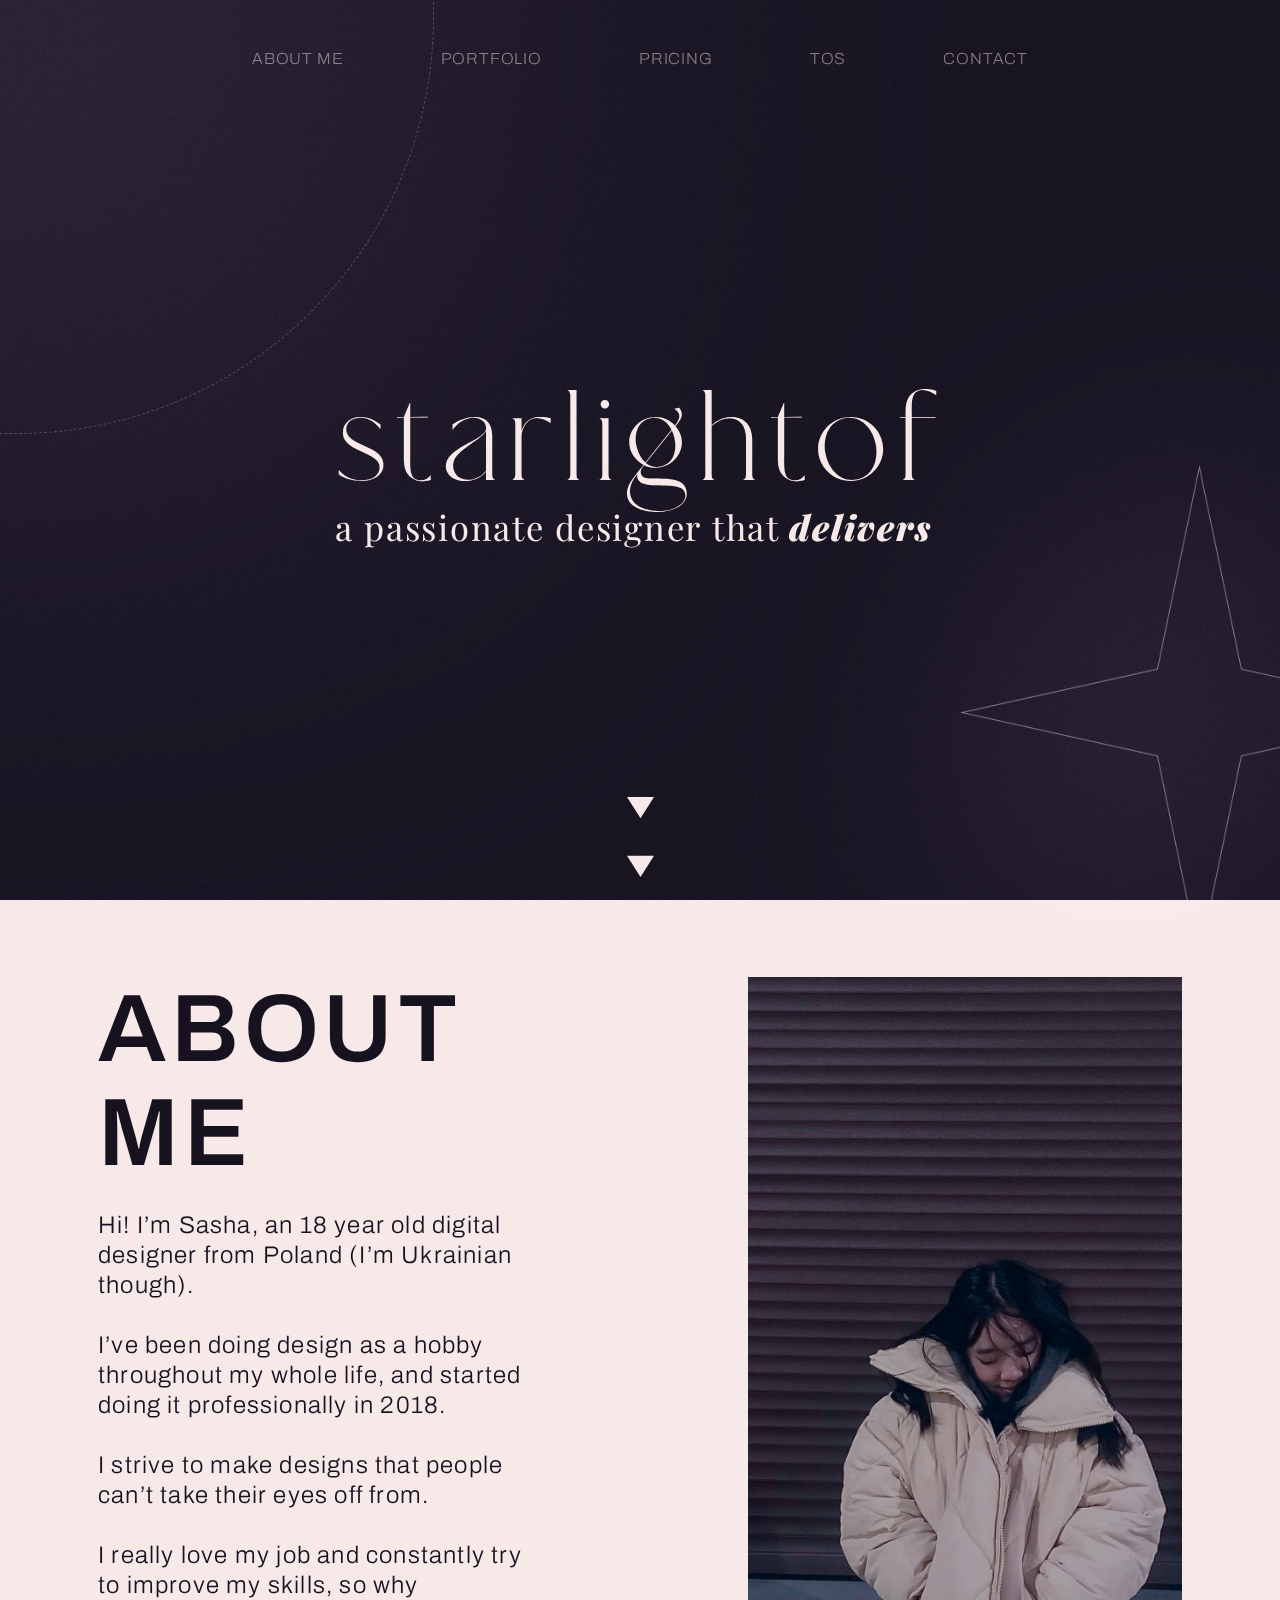
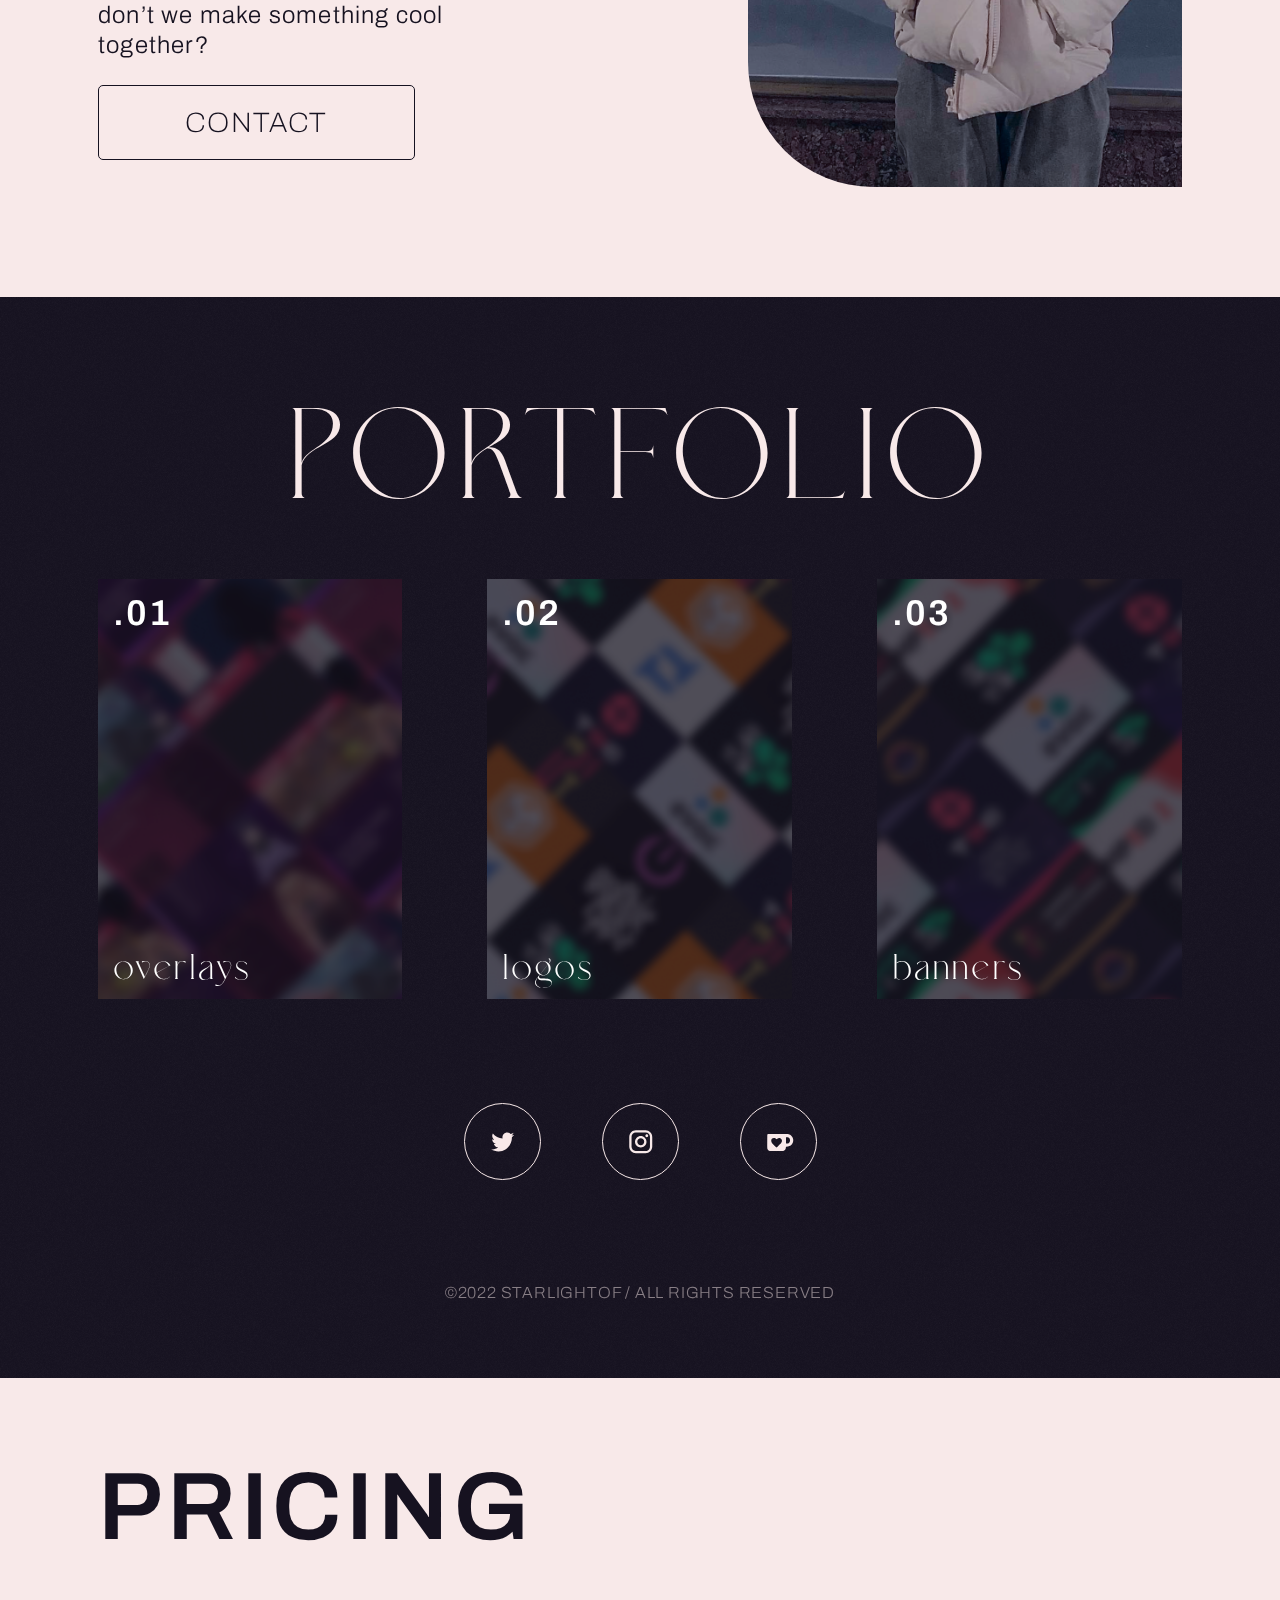
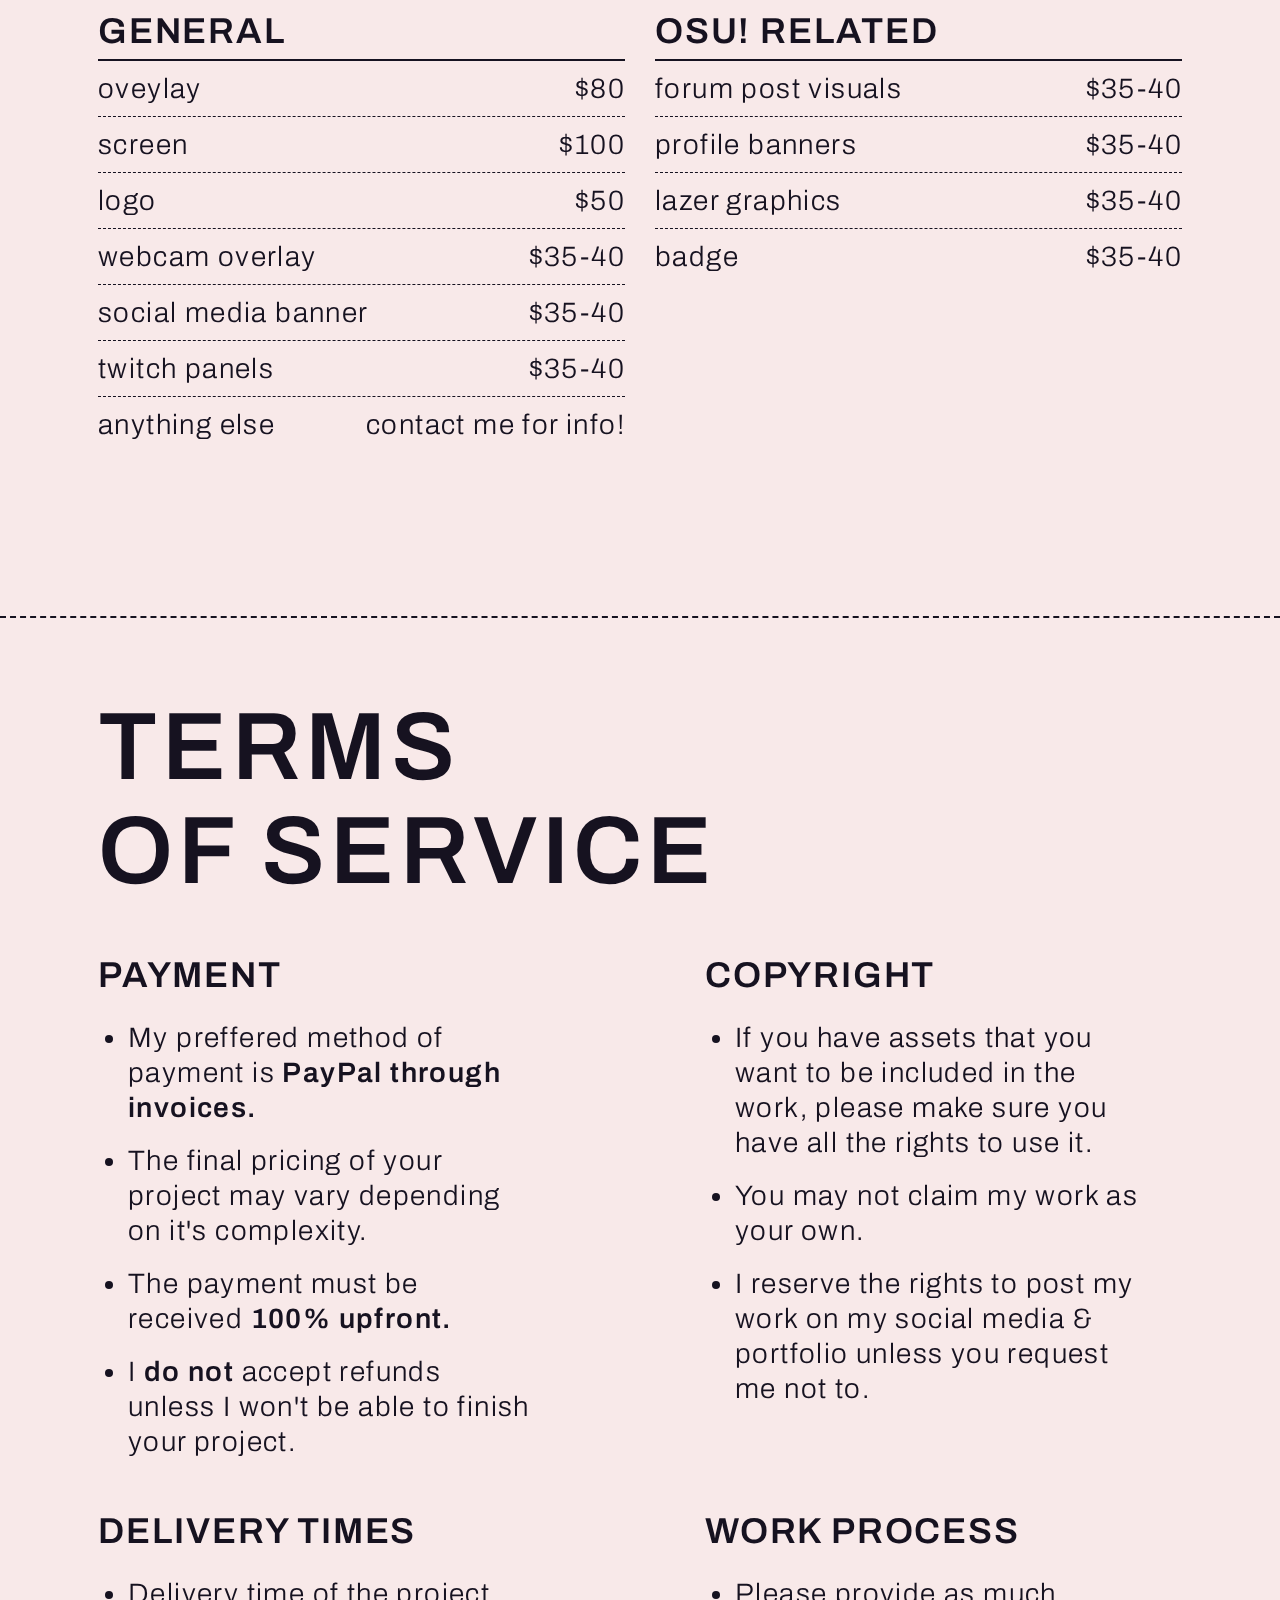
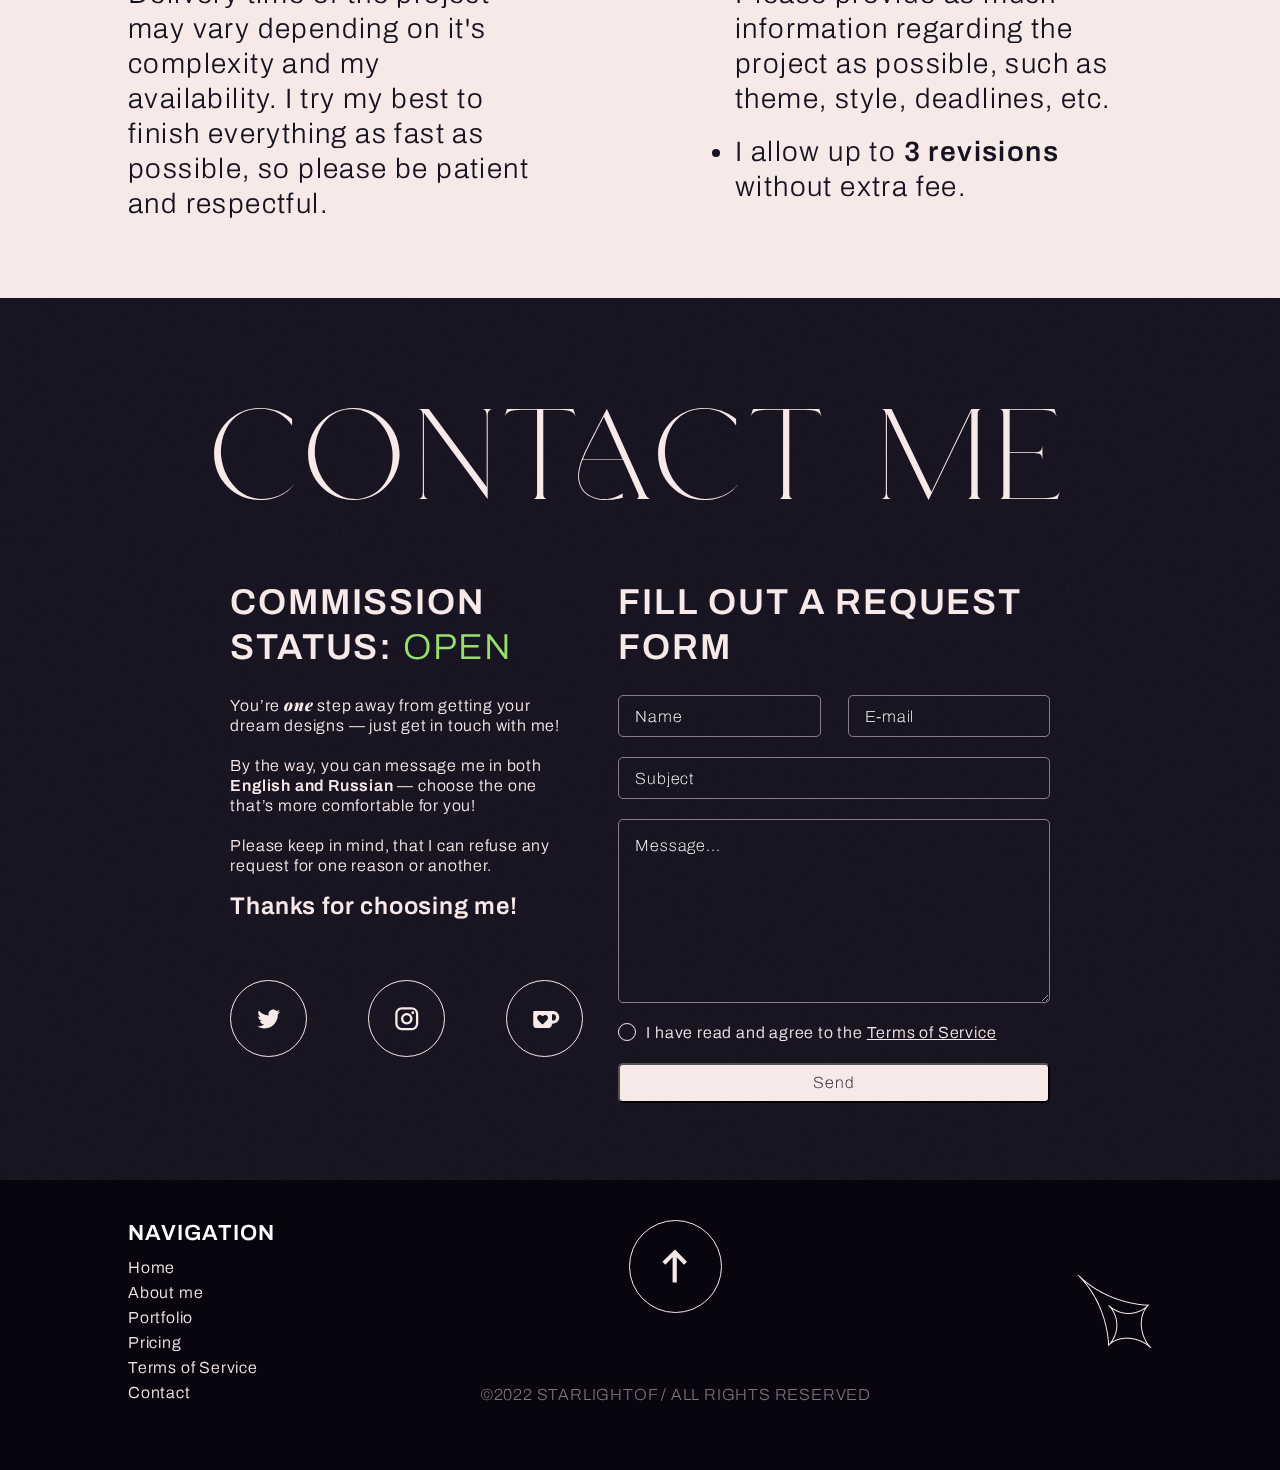
<file: index.html>
<!DOCTYPE html>
<html lang="en">
<head>
    <meta charset="UTF-8">
    <meta http-equiv="X-UA-Compatible" content="IE=edge">
    <meta name="viewport" content="width=device-width, initial-scale=1.0">
    <title>Starlightof</title>
    <link rel="icon" type="image/png" sizes="32x32" href="/favicon_io/favicon-32x32.png">
    <link rel="stylesheet" href="css/style.css">
</head>
<body>
    <main id="MAIN">
        <div class="light-circle"></div>
        <div class="bgd-circle" id="circle"></div>
        <div class="light-star"></div>
        <img class="bgd-star" src="/img/star.png" alt="">
        <div id="mob">
            <div id="menu-mobile">
                <ul class="menu">
                    <li id="menu-text">MENU</li>
                    <li><a href="#ABOUTME">ABOUT ME</a></li>
                    <li><a href="#PORTFOLIO">PORTFOLIO</a></li>
                    <li><a href="#PRICING">PRICING</a></li>
                    <li><a href="#TOS">TOS</a></li>
                    <li><a href="#CONTACT">CONTACT</a></li>
                    <a href="##" id="close"><img src="/img/close.svg" alt=""></a>
                </ul>
            </div>
        </div>
        <div class="wrapper">
            <nav class="menunav">
                <ul class="menu">
                    <li><a href="#ABOUTME">ABOUT ME</a></li>
                    <li><a href="#PORTFOLIO">PORTFOLIO</a></li>
                    <li><a href="#PRICING">PRICING</a></li>
                    <li><a href="#TOS">TOS</a></li>
                    <li><a href="#CONTACT">CONTACT</a></li>
                </ul>
            </nav>
            
            <a href="#mob" class="menu-btn">
                <img src="/img/burger.svg" alt="">
            </a>
            <div class="flex-page-one">
                <div class="page-one-header" id="animation">
                    <h1 class="mainheader">starlightof</h1>
                    <h2>a passionate designer that <span style="font-style: italic; font-weight: 900;">delivers</span></h2>
                </div>
                    <img class="arrows" src="/img/arrows.svg" alt="">
            </div>
        </div>
    </main>
    <section id="ABOUTME">
        <div class="wrapper3">
            <div class="flex-page-two-row">
                <div class="flex-page-two-column">
                    <h3 class="h3">ABOUT ME</h3>
                    <p class="p1">Hi! I’m Sasha, an 18 year old digital designer from Poland (I’m Ukrainian though).<br><br>
                        I’ve been doing design as a hobby throughout my whole life, and started doing it professionally in 2018.<br><br>
                        I strive to make designs that people can’t take their eyes off from.<br><br>
                        I really love my job and constantly try to improve my skills, so why don’t we make something cool together?</p>
                    <a href="#CONTACT"><button class="button1">CONTACT</button></a>
                </div>
                <img class="sasha" src="/img/alexandra.png" alt="">
                <nav class="nav1">
                    <div class="line"></div>
                    <div class="flex-nav">
                        <a href="#ABOUTME" class="navbtn" id="current">I</a>
                        <a href="#PORTFOLIO" class="navbtn">II</a>
                        <a href="#PRICING" class="navbtn">III</a>
                        <a href="#TOS" class="navbtn">IV</a>
                        <a href="#CONTACT" class="navbtn">V</a>
                    </div>
                </nav>
            </div>
        </div>
    </section>
    <section id="PORTFOLIO">
        
        <div class="visible">
            <h4>PORTFOLIO</h4>
            <div class="flex-page-three-column">
                <div class="flex-page-three-row-1">
                    <a href="/overlays.html" class="port1">
                        <img class="portimg" src="/img/port1.png" alt="">
                        <p class="p2">.01</p>
                        <p class="p3">overlays</p>
                    </a>
                    <a href="/logos.html" class="port2">
                        <img class="portimg" src="/img/port2.png" alt="">
                        <p class="p2">.02</p>
                        <p class="p3">logos</p>
                    </a>
                    <a href="/banners.html" class="port3">
                        <img class="portimg" src="/img/port3.png" alt="">
                        <p class="p2">.03</p>
                        <p class="p3">banners</p>
                    </a>
                </div>
                
                <div class="flex-page-three-row-2">
                    <a href="https://twitter.com/starlightofu">
                        <svg class="mediacircle">
                            <path class="twitter" d="M 23 2.23529 C 22.1534 2.62647 21.2409 2.88353 20.2954 3.00647 C 21.2629 2.41412 22.0105 1.47529 22.3623 0.346471 C 21.4498 0.905294 20.4383 1.29647 19.3719 1.52 C 18.5033 0.558824 17.283 0 15.8977 0 C 13.3141 0 11.2032 2.14588 11.2032 4.79471 C 11.2032 5.17471 11.2471 5.54353 11.3241 5.89 C 7.41013 5.68882 3.92495 3.77765 1.60516 0.882941 C 1.19837 1.58706 0.967495 2.41412 0.967495 3.28588 C 0.967495 4.95118 1.79207 6.42647 3.0674 7.26471 C 2.28681 7.26471 1.56119 7.04118 0.923518 6.70588 V 6.73941 C 0.923518 9.06412 2.55067 11.0088 4.70555 11.4447 C 4.01371 11.6372 3.28739 11.664 2.58365 11.5229 C 2.88226 12.4757 3.46708 13.3094 4.2559 13.9068 C 5.04471 14.5042 5.99786 14.8353 6.98136 14.8535 C 5.31422 16.1952 3.2477 16.9204 1.12142 16.91 C 0.74761 16.91 0.373805 16.8876 0 16.8429 C 2.08891 18.2065 4.57361 19 7.23423 19 C 15.8977 19 20.6582 11.6906 20.6582 5.35353 C 20.6582 5.14118 20.6582 4.94 20.6472 4.72765 C 21.5707 4.05706 22.3623 3.20765 23 2.23529 Z" >
                        </svg>
                    </a>
                    <a href="https://instagram.com/starlightofgfx">
                        <svg class="mediacircle">
                            <path class="inst" d="M 6.67 0 H 16.33 C 20.01 0 23 2.99 23 6.67 V 16.33 C 23 18.099 22.2973 19.7955 21.0464 21.0464 C 19.7955 22.2973 18.099 23 16.33 23 H 6.67 C 2.99 23 0 20.01 0 16.33 V 6.67 C 0 4.90101 0.70273 3.20447 1.9536 1.9536 C 3.20447 0.70273 4.90101 0 6.67 0 Z M 6.44 2.3 C 5.342 2.3 4.28898 2.73618 3.51258 3.51258 C 2.73618 4.28898 2.3 5.342 2.3 6.44 V 16.56 C 2.3 18.8485 4.1515 20.7 6.44 20.7 H 16.56 C 17.658 20.7 18.711 20.2638 19.4874 19.4874 C 20.2638 18.711 20.7 17.658 20.7 16.56 V 6.44 C 20.7 4.1515 18.8485 2.3 16.56 2.3 H 6.44 Z M 17.5375 4.025 C 17.9187 4.025 18.2844 4.17645 18.554 4.44603 C 18.8236 4.71562 18.975 5.08125 18.975 5.4625 C 18.975 5.84375 18.8236 6.20938 18.554 6.47897 C 18.2844 6.74855 17.9187 6.9 17.5375 6.9 C 17.1562 6.9 16.7906 6.74855 16.521 6.47897 C 16.2514 6.20938 16.1 5.84375 16.1 5.4625 C 16.1 5.08125 16.2514 4.71562 16.521 4.44603 C 16.7906 4.17645 17.1562 4.025 17.5375 4.025 Z M 11.5 5.75 C 13.025 5.75 14.4875 6.3558 15.5659 7.43414 C 16.6442 8.51247 17.25 9.97501 17.25 11.5 C 17.25 13.025 16.6442 14.4875 15.5659 15.5659 C 14.4875 16.6442 13.025 17.25 11.5 17.25 C 9.97501 17.25 8.51247 16.6442 7.43414 15.5659 C 6.3558 14.4875 5.75 13.025 5.75 11.5 C 5.75 9.97501 6.3558 8.51247 7.43414 7.43414 C 8.51247 6.3558 9.97501 5.75 11.5 5.75 Z M 11.5 8.05 C 10.585 8.05 9.70748 8.41348 9.06048 9.06048 C 8.41348 9.70748 8.05 10.585 8.05 11.5 C 8.05 12.415 8.41348 13.2925 9.06048 13.9395 C 9.70748 14.5865 10.585 14.95 11.5 14.95 C 12.415 14.95 13.2925 14.5865 13.9395 13.9395 C 14.5865 13.2925 14.95 12.415 14.95 11.5 C 14.95 10.585 14.5865 9.70748 13.9395 9.06048 C 13.2925 8.41348 12.415 8.05 11.5 8.05 Z" >
                        </svg>
                    </a>
                    <a href="https://ko-fi.com/starlightof">
                        <svg class="mediacircle">
                            <path class="ko-fi" d="M 25.8707 5.106 C 25.0333 0.56474 20.6068 0 20.6068 0 H 0.783191 C 0.128866 0 0.047617 0.88713 0.047617 0.88713 C 0.047617 0.88713 -0.0412152 9.02917 0.023784 14.0296 C 0.201448 16.7243 2.82525 17 2.82525 17 C 2.82525 17 11.781 16.9744 15.7882 16.9455 C 18.4294 16.4719 18.6948 14.0929 18.6677 12.7945 C 23.3823 13.0613 26.7081 9.64727 25.8707 5.106 Z M 13.887 9.00916 C 12.5372 10.6244 9.54183 13.4292 9.54183 13.4292 C 9.54183 13.4292 9.41075 13.5615 9.206 13.4548 C 9.12367 13.3914 9.089 13.3548 9.089 13.3548 C 8.60909 12.8645 5.44038 9.96521 4.71889 8.95913 C 3.95082 7.88635 3.59115 5.95756 4.62031 4.83475 C 5.65054 3.71194 7.87568 3.62745 9.34683 5.28721 C 9.34683 5.28721 11.0422 3.30617 13.1038 4.21665 C 15.1664 5.12824 15.0884 7.56396 13.887 9.00916 Z M 20.5743 9.54055 C 19.569 9.6695 18.7522 9.57167 18.7522 9.57167 V 3.25615 H 20.6697 C 20.6697 3.25615 22.8049 3.86869 22.8049 6.18879 C 22.8049 8.31546 21.7378 9.15368 20.5743 9.54055 Z">
                        </svg>
                    </a>
                </div>
                <p id="rights" class="p4">©2022 STARLIGHTOF / ALL RIGHTS RESERVED</p>
            </div>
        </div>
        <div class="wrapper2">
            <div class="flex-nav-btn">
                <div class="portfolio">
                    <h4>PORTFOLIO</h4>
                    <div class="flex-page-three-column">
                        <div class="flex-page-three-row-1">
                            <a href="/overlays.html" class="port1">
                                <img class="portimg" src="/img/port1.png" alt="">
                                <p class="p2">.01</p>
                                <p class="p3">overlays</p>
                            </a>
                            <a href="/logos.html" class="port2">
                                <img class="portimg" src="/img/port2.png" alt="">
                                <p class="p2">.02</p>
                                <p class="p3">logos</p>
                            </a>
                            <a href="/banners.html" class="port3">
                                <img class="portimg" src="/img/port3.png" alt="">
                                <p class="p2">.03</p>
                                <p class="p3">banners</p>
                            </a>
                        </div>
                        
                        <div class="mob-port">
                            <div class="flex-mob-port">
                                <a href="/overlays.html" class="port1">
                                    <img class="portimg" src="/img/port1mob.png" alt="">
                                    <p class="p2">.01</p>
                                    <p class="p3">overlays</p>
                                </a>
                                <a href="/logos.html" class="port2">
                                    <img class="portimg" src="/img/port2mob.png" alt="">
                                    <p class="p2">.02</p>
                                    <p class="p3">logos</p>
                                </a>
                                <a href="/banners.html" class="port3">
                                    <img class="portimg" src="/img/port3mob.png" alt="">
                                    <p class="p2">.03</p>
                                    <p class="p3">banners</p>
                                </a>
                            </div>
                        </div>
                        

                        <div class="flex-page-three-row-2">
                            <a href="https://twitter.com/starlightofu">
                                <svg class="mediacircle">
                                    <path class="twitter" d="M 23 2.23529 C 22.1534 2.62647 21.2409 2.88353 20.2954 3.00647 C 21.2629 2.41412 22.0105 1.47529 22.3623 0.346471 C 21.4498 0.905294 20.4383 1.29647 19.3719 1.52 C 18.5033 0.558824 17.283 0 15.8977 0 C 13.3141 0 11.2032 2.14588 11.2032 4.79471 C 11.2032 5.17471 11.2471 5.54353 11.3241 5.89 C 7.41013 5.68882 3.92495 3.77765 1.60516 0.882941 C 1.19837 1.58706 0.967495 2.41412 0.967495 3.28588 C 0.967495 4.95118 1.79207 6.42647 3.0674 7.26471 C 2.28681 7.26471 1.56119 7.04118 0.923518 6.70588 V 6.73941 C 0.923518 9.06412 2.55067 11.0088 4.70555 11.4447 C 4.01371 11.6372 3.28739 11.664 2.58365 11.5229 C 2.88226 12.4757 3.46708 13.3094 4.2559 13.9068 C 5.04471 14.5042 5.99786 14.8353 6.98136 14.8535 C 5.31422 16.1952 3.2477 16.9204 1.12142 16.91 C 0.74761 16.91 0.373805 16.8876 0 16.8429 C 2.08891 18.2065 4.57361 19 7.23423 19 C 15.8977 19 20.6582 11.6906 20.6582 5.35353 C 20.6582 5.14118 20.6582 4.94 20.6472 4.72765 C 21.5707 4.05706 22.3623 3.20765 23 2.23529 Z" >
                                </svg>
                            </a>
                            <a href="https://instagram.com/starlightofgfx">
                                <svg class="mediacircle">
                                    <path class="inst" d="M 6.67 0 H 16.33 C 20.01 0 23 2.99 23 6.67 V 16.33 C 23 18.099 22.2973 19.7955 21.0464 21.0464 C 19.7955 22.2973 18.099 23 16.33 23 H 6.67 C 2.99 23 0 20.01 0 16.33 V 6.67 C 0 4.90101 0.70273 3.20447 1.9536 1.9536 C 3.20447 0.70273 4.90101 0 6.67 0 Z M 6.44 2.3 C 5.342 2.3 4.28898 2.73618 3.51258 3.51258 C 2.73618 4.28898 2.3 5.342 2.3 6.44 V 16.56 C 2.3 18.8485 4.1515 20.7 6.44 20.7 H 16.56 C 17.658 20.7 18.711 20.2638 19.4874 19.4874 C 20.2638 18.711 20.7 17.658 20.7 16.56 V 6.44 C 20.7 4.1515 18.8485 2.3 16.56 2.3 H 6.44 Z M 17.5375 4.025 C 17.9187 4.025 18.2844 4.17645 18.554 4.44603 C 18.8236 4.71562 18.975 5.08125 18.975 5.4625 C 18.975 5.84375 18.8236 6.20938 18.554 6.47897 C 18.2844 6.74855 17.9187 6.9 17.5375 6.9 C 17.1562 6.9 16.7906 6.74855 16.521 6.47897 C 16.2514 6.20938 16.1 5.84375 16.1 5.4625 C 16.1 5.08125 16.2514 4.71562 16.521 4.44603 C 16.7906 4.17645 17.1562 4.025 17.5375 4.025 Z M 11.5 5.75 C 13.025 5.75 14.4875 6.3558 15.5659 7.43414 C 16.6442 8.51247 17.25 9.97501 17.25 11.5 C 17.25 13.025 16.6442 14.4875 15.5659 15.5659 C 14.4875 16.6442 13.025 17.25 11.5 17.25 C 9.97501 17.25 8.51247 16.6442 7.43414 15.5659 C 6.3558 14.4875 5.75 13.025 5.75 11.5 C 5.75 9.97501 6.3558 8.51247 7.43414 7.43414 C 8.51247 6.3558 9.97501 5.75 11.5 5.75 Z M 11.5 8.05 C 10.585 8.05 9.70748 8.41348 9.06048 9.06048 C 8.41348 9.70748 8.05 10.585 8.05 11.5 C 8.05 12.415 8.41348 13.2925 9.06048 13.9395 C 9.70748 14.5865 10.585 14.95 11.5 14.95 C 12.415 14.95 13.2925 14.5865 13.9395 13.9395 C 14.5865 13.2925 14.95 12.415 14.95 11.5 C 14.95 10.585 14.5865 9.70748 13.9395 9.06048 C 13.2925 8.41348 12.415 8.05 11.5 8.05 Z" >
                                </svg>
                            </a>
                            <a href="https://ko-fi.com/starlightof">
                                <svg class="mediacircle">
                                    <path class="ko-fi" d="M 25.8707 5.106 C 25.0333 0.56474 20.6068 0 20.6068 0 H 0.783191 C 0.128866 0 0.047617 0.88713 0.047617 0.88713 C 0.047617 0.88713 -0.0412152 9.02917 0.023784 14.0296 C 0.201448 16.7243 2.82525 17 2.82525 17 C 2.82525 17 11.781 16.9744 15.7882 16.9455 C 18.4294 16.4719 18.6948 14.0929 18.6677 12.7945 C 23.3823 13.0613 26.7081 9.64727 25.8707 5.106 Z M 13.887 9.00916 C 12.5372 10.6244 9.54183 13.4292 9.54183 13.4292 C 9.54183 13.4292 9.41075 13.5615 9.206 13.4548 C 9.12367 13.3914 9.089 13.3548 9.089 13.3548 C 8.60909 12.8645 5.44038 9.96521 4.71889 8.95913 C 3.95082 7.88635 3.59115 5.95756 4.62031 4.83475 C 5.65054 3.71194 7.87568 3.62745 9.34683 5.28721 C 9.34683 5.28721 11.0422 3.30617 13.1038 4.21665 C 15.1664 5.12824 15.0884 7.56396 13.887 9.00916 Z M 20.5743 9.54055 C 19.569 9.6695 18.7522 9.57167 18.7522 9.57167 V 3.25615 H 20.6697 C 20.6697 3.25615 22.8049 3.86869 22.8049 6.18879 C 22.8049 8.31546 21.7378 9.15368 20.5743 9.54055 Z">
                                </svg>
                            </a>
                        </div>
                        <p id="rights" class="p4">©2022 STARLIGHTOF / ALL RIGHTS RESERVED</p>
                    </div>
                </div>
                <nav class="nav2">
                    <div class="line2"></div>
                    <div class="flex-nav2">
                        <a href="#ABOUTME" class="navbtn2"><p class="polygon">I</p></a>
                        <a href="#PORTFOLIO" class="navbtn2"><p class="polygon" id="current2">II</p></a>
                        <a href="#PRICING" class="navbtn2"><p class="polygon">III</p></a>
                        <a href="#TOS" class="navbtn2"><p class="polygon">IV</p></a>
                        <a href="#CONTACT" class="navbtn2"><p class="polygon">V</p></a>
                    </div>
                </nav>
            </div>
        </div>
    </section>
    <section id="PRICING">
        <div class="wrapper3">
            <div class="flex-nav-btn">
                <div>
                    <h3>PRICING</h3>
                    <div class="flex-page-four">
                        <div class="column-1">
                            <div class="pricing-header"><h3 class="header2">GENERAL</h3></div>
                            <div class="flex-page-four-row">
                                <p class="p5">oveylay</p>
                                <p class="p5">$80</p>
                            </div>
                            <div class="flex-page-four-row">
                                <p class="p5">screen</p>
                                <p class="p5">$100</p>
                            </div>
                            <div class="flex-page-four-row">
                                <p class="p5">logo</p>
                                <p class="p5">$50</p>
                            </div>
                            <div class="flex-page-four-row">
                                <p class="p5">webcam overlay</p>
                                <p class="p5">$35-40</p>
                            </div>
                            <div class="flex-page-four-row">
                                <p class="p5">social media banner</p>
                                <p class="p5">$35-40</p>
                            </div>
                            <div class="flex-page-four-row">
                                <p class="p5">twitch panels</p>
                                <p class="p5">$35-40</p>
                            </div>
                            <div class="flex-page-four-row-2">
                                <p class="p5">anything else</p>
                                <p class="p5">contact me for info!</p>
                            </div>
                        </div>
                        <div class="column-2">
                            <div class="pricing-header"><h3 class="header2">OSU! RELATED</h3></div>
                            <div class="flex-page-four-row">
                                <p class="p5">forum post visuals</p>
                                <p class="p5">$35-40</p>
                            </div>
                            <div class="flex-page-four-row">
                                <p class="p5">profile banners</p>
                                <p class="p5">$35-40</p>
                            </div>
                            <div class="flex-page-four-row">
                                <p class="p5">lazer graphics</p>
                                <p class="p5">$35-40</p>
                            </div>
                            <div class="flex-page-four-row-2">
                                <p class="p5">badge</p>
                                <p class="p5">$35-40</p>
                            </div>
                        </div>
                    </div>
                </div>
                <nav class="nav1">
                    <div class="line"></div>
                    <div class="flex-nav">
                        <a href="#ABOUTME" class="navbtn">I</a>
                        <a href="#PORTFOLIO" class="navbtn">II</a>
                        <a href="#PRICING" class="navbtn" id="current">III</a>
                        <a href="#TOS" class="navbtn">IV</a>
                        <a href="#CONTACT" class="navbtn">V</a>
                    </div>
                </nav>
            </div>
        </div>
    </section>
    <section id="TOS">
        <div class="wrapper3">
            <div class="flex-nav-btn">
                <div>
                    <h3>TERMS<br>OF SERVICE</h3>
                    <div class="flex-page-five">
                        <div class="flex-page-five-column">
                            <h3 class="header2">PAYMENT</h3>
                            <ul class="payment">
                                <li class='p5'>My preffered method of payment is <span style="font-weight: 600;">PayPal through invoices.</span></li>
                                <br>
                                <li class='p5'>The final pricing of your project may vary depending on it's complexity.</li>
                                <br>
                                <li class='p5'>The payment must be received <span style="font-weight: 600;">100% upfront.</span></li>
                                <br>
                                <li class='p5'>I<span style="font-weight: 600;"> do not </span>accept refunds unless I won't be able to finish your project.</li>
                            </ul>
                        </div>
                        <div class="flex-page-five-column">
                            <h3 class="header2">COPYRIGHT</h3>
                            <ul class="payment">
                                <li class='p5'>If you have assets that you want to be included in the work, please make sure you have all the rights to use it.</li>
                                <br>
                                <li class='p5'>You may not claim my work as your own.</li>
                                <br>
                                <li class='p5'>I reserve the rights to post my work on my social media & portfolio unless you request me not to.</li>
                            </ul>
                        </div>
                    </div>
                    <div class="flex-page-five">
                        <div class="flex-page-five-column">
                            <h3 class="header2">DELIVERY TIMES</h3>
                            <ul class="payment">
                                <li class='p5'>Delivery time of the project may vary depending on it's complexity and my availability. I try my best to finish everything as fast as possible, so please be patient and respectful.</li>
                            </ul>
                        </div>
                        <div class="flex-page-five-column">
                            <h3 class="header2">WORK PROCESS</h3>
                            <ul class="payment">
                                <li class='p5'>Please provide as much information regarding the project as possible, such as theme, style, deadlines, etc.</li>
                                <br>
                                <li class='p5'>I allow up to <span style="font-weight: 600;">3 revisions</span> without extra fee.</li>
                            </ul>
                        </div>
                    </div>
                </div>
                <nav class="nav1">
                    <div class="line3"></div>
                    <div class="flex-nav">
                        <a href="#ABOUTME" class="navbtn">I</a>
                        <a href="#PORTFOLIO" class="navbtn">II</a>
                        <a href="#PRICING" class="navbtn">III</a>
                        <a href="#TOS" class="navbtn" id="current">IV</a>
                        <a href="#CONTACT" class="navbtn">V</a>
                    </div>
                </nav>
            </div>
        </div>
    </section>
    <section id="CONTACT">
        <div class="wrapper">
            <h4>CONTACT ME</h4>
            <div class="flex-page-six">
                <div class="flex-page-six-1">
                    <h3 class="header3">COMMISSION STATUS:<span style="color: #95E06C; font-weight: 300;"> OPEN</span></h3>
                    <p class="p6">You’re <span style="font-family: 'Playfair Display'; font-style: italic; font-weight: 900;">one</span> step away from getting your dream designs — just get in touch with me! <br><br>
                        By the way, you can message me in both <span style="font-weight: 600;">English and Russian</span> — choose the one that’s more comfortable for you! <br><br>
                        Please keep in mind, that I can refuse any request for one reason or another. <br><br>
                        <span style="font-size: 24px; font-weight: 600;">Thanks for choosing me!</span>
                    </p>
                    <div class="flex-page-three-row-2">
                        <a href="https://twitter.com/starlightofu">
                            <svg class="mediacircle">
                                <path class="twitter" d="M 23 2.23529 C 22.1534 2.62647 21.2409 2.88353 20.2954 3.00647 C 21.2629 2.41412 22.0105 1.47529 22.3623 0.346471 C 21.4498 0.905294 20.4383 1.29647 19.3719 1.52 C 18.5033 0.558824 17.283 0 15.8977 0 C 13.3141 0 11.2032 2.14588 11.2032 4.79471 C 11.2032 5.17471 11.2471 5.54353 11.3241 5.89 C 7.41013 5.68882 3.92495 3.77765 1.60516 0.882941 C 1.19837 1.58706 0.967495 2.41412 0.967495 3.28588 C 0.967495 4.95118 1.79207 6.42647 3.0674 7.26471 C 2.28681 7.26471 1.56119 7.04118 0.923518 6.70588 V 6.73941 C 0.923518 9.06412 2.55067 11.0088 4.70555 11.4447 C 4.01371 11.6372 3.28739 11.664 2.58365 11.5229 C 2.88226 12.4757 3.46708 13.3094 4.2559 13.9068 C 5.04471 14.5042 5.99786 14.8353 6.98136 14.8535 C 5.31422 16.1952 3.2477 16.9204 1.12142 16.91 C 0.74761 16.91 0.373805 16.8876 0 16.8429 C 2.08891 18.2065 4.57361 19 7.23423 19 C 15.8977 19 20.6582 11.6906 20.6582 5.35353 C 20.6582 5.14118 20.6582 4.94 20.6472 4.72765 C 21.5707 4.05706 22.3623 3.20765 23 2.23529 Z" >
                            </svg>
                        </a>
                        <a href="https://instagram.com/starlightofgfx">
                            <svg class="mediacircle">
                                <path class="inst" d="M 6.67 0 H 16.33 C 20.01 0 23 2.99 23 6.67 V 16.33 C 23 18.099 22.2973 19.7955 21.0464 21.0464 C 19.7955 22.2973 18.099 23 16.33 23 H 6.67 C 2.99 23 0 20.01 0 16.33 V 6.67 C 0 4.90101 0.70273 3.20447 1.9536 1.9536 C 3.20447 0.70273 4.90101 0 6.67 0 Z M 6.44 2.3 C 5.342 2.3 4.28898 2.73618 3.51258 3.51258 C 2.73618 4.28898 2.3 5.342 2.3 6.44 V 16.56 C 2.3 18.8485 4.1515 20.7 6.44 20.7 H 16.56 C 17.658 20.7 18.711 20.2638 19.4874 19.4874 C 20.2638 18.711 20.7 17.658 20.7 16.56 V 6.44 C 20.7 4.1515 18.8485 2.3 16.56 2.3 H 6.44 Z M 17.5375 4.025 C 17.9187 4.025 18.2844 4.17645 18.554 4.44603 C 18.8236 4.71562 18.975 5.08125 18.975 5.4625 C 18.975 5.84375 18.8236 6.20938 18.554 6.47897 C 18.2844 6.74855 17.9187 6.9 17.5375 6.9 C 17.1562 6.9 16.7906 6.74855 16.521 6.47897 C 16.2514 6.20938 16.1 5.84375 16.1 5.4625 C 16.1 5.08125 16.2514 4.71562 16.521 4.44603 C 16.7906 4.17645 17.1562 4.025 17.5375 4.025 Z M 11.5 5.75 C 13.025 5.75 14.4875 6.3558 15.5659 7.43414 C 16.6442 8.51247 17.25 9.97501 17.25 11.5 C 17.25 13.025 16.6442 14.4875 15.5659 15.5659 C 14.4875 16.6442 13.025 17.25 11.5 17.25 C 9.97501 17.25 8.51247 16.6442 7.43414 15.5659 C 6.3558 14.4875 5.75 13.025 5.75 11.5 C 5.75 9.97501 6.3558 8.51247 7.43414 7.43414 C 8.51247 6.3558 9.97501 5.75 11.5 5.75 Z M 11.5 8.05 C 10.585 8.05 9.70748 8.41348 9.06048 9.06048 C 8.41348 9.70748 8.05 10.585 8.05 11.5 C 8.05 12.415 8.41348 13.2925 9.06048 13.9395 C 9.70748 14.5865 10.585 14.95 11.5 14.95 C 12.415 14.95 13.2925 14.5865 13.9395 13.9395 C 14.5865 13.2925 14.95 12.415 14.95 11.5 C 14.95 10.585 14.5865 9.70748 13.9395 9.06048 C 13.2925 8.41348 12.415 8.05 11.5 8.05 Z" >
                            </svg>
                        </a>
                        <a href="https://ko-fi.com/starlightof">
                            <svg class="mediacircle">
                                <path class="ko-fi" d="M 25.8707 5.106 C 25.0333 0.56474 20.6068 0 20.6068 0 H 0.783191 C 0.128866 0 0.047617 0.88713 0.047617 0.88713 C 0.047617 0.88713 -0.0412152 9.02917 0.023784 14.0296 C 0.201448 16.7243 2.82525 17 2.82525 17 C 2.82525 17 11.781 16.9744 15.7882 16.9455 C 18.4294 16.4719 18.6948 14.0929 18.6677 12.7945 C 23.3823 13.0613 26.7081 9.64727 25.8707 5.106 Z M 13.887 9.00916 C 12.5372 10.6244 9.54183 13.4292 9.54183 13.4292 C 9.54183 13.4292 9.41075 13.5615 9.206 13.4548 C 9.12367 13.3914 9.089 13.3548 9.089 13.3548 C 8.60909 12.8645 5.44038 9.96521 4.71889 8.95913 C 3.95082 7.88635 3.59115 5.95756 4.62031 4.83475 C 5.65054 3.71194 7.87568 3.62745 9.34683 5.28721 C 9.34683 5.28721 11.0422 3.30617 13.1038 4.21665 C 15.1664 5.12824 15.0884 7.56396 13.887 9.00916 Z M 20.5743 9.54055 C 19.569 9.6695 18.7522 9.57167 18.7522 9.57167 V 3.25615 H 20.6697 C 20.6697 3.25615 22.8049 3.86869 22.8049 6.18879 C 22.8049 8.31546 21.7378 9.15368 20.5743 9.54055 Z">
                            </svg>
                        </a>
                    </div>
                </div>
                <div class="flex-page-six-2">
                    <h3 class="header3">FILL OUT A REQUEST FORM</h3>
                    <div class="flex-input">
                        <input class="name-email" placeholder="Name" type="text">
                        <input class="name-email" placeholder="E-mail" type="text">
                    </div>
                    <input class="subject" placeholder="Subject" type="text">
                    <textarea id="message" placeholder="Message..."></textarea>
                    <div class="checkbox">
                        <input type="checkbox" name="" id="tos">
                        <label for="tos">I have read and agree to the <span style="text-decoration: underline;"> Terms of Service</span> </label>
                    </div>
                    <input type="submit" value="Send">

                    <div class="mobmedia">
                        <h3 class="header4">COMMISSION STATUS:<span style="color: #95E06C; font-weight: 300;"> OPEN</span></h3>
                        <div class="flex-page-three-row-2">
                            <a href="https://twitter.com/starlightofu">
                                <svg class="mediacircle">
                                    <path class="twitter" d="M 23 2.23529 C 22.1534 2.62647 21.2409 2.88353 20.2954 3.00647 C 21.2629 2.41412 22.0105 1.47529 22.3623 0.346471 C 21.4498 0.905294 20.4383 1.29647 19.3719 1.52 C 18.5033 0.558824 17.283 0 15.8977 0 C 13.3141 0 11.2032 2.14588 11.2032 4.79471 C 11.2032 5.17471 11.2471 5.54353 11.3241 5.89 C 7.41013 5.68882 3.92495 3.77765 1.60516 0.882941 C 1.19837 1.58706 0.967495 2.41412 0.967495 3.28588 C 0.967495 4.95118 1.79207 6.42647 3.0674 7.26471 C 2.28681 7.26471 1.56119 7.04118 0.923518 6.70588 V 6.73941 C 0.923518 9.06412 2.55067 11.0088 4.70555 11.4447 C 4.01371 11.6372 3.28739 11.664 2.58365 11.5229 C 2.88226 12.4757 3.46708 13.3094 4.2559 13.9068 C 5.04471 14.5042 5.99786 14.8353 6.98136 14.8535 C 5.31422 16.1952 3.2477 16.9204 1.12142 16.91 C 0.74761 16.91 0.373805 16.8876 0 16.8429 C 2.08891 18.2065 4.57361 19 7.23423 19 C 15.8977 19 20.6582 11.6906 20.6582 5.35353 C 20.6582 5.14118 20.6582 4.94 20.6472 4.72765 C 21.5707 4.05706 22.3623 3.20765 23 2.23529 Z" >
                                </svg>
                            </a>
                            <a href="https://instagram.com/starlightofgfx">
                                <svg class="mediacircle">
                                    <path class="inst" d="M 6.67 0 H 16.33 C 20.01 0 23 2.99 23 6.67 V 16.33 C 23 18.099 22.2973 19.7955 21.0464 21.0464 C 19.7955 22.2973 18.099 23 16.33 23 H 6.67 C 2.99 23 0 20.01 0 16.33 V 6.67 C 0 4.90101 0.70273 3.20447 1.9536 1.9536 C 3.20447 0.70273 4.90101 0 6.67 0 Z M 6.44 2.3 C 5.342 2.3 4.28898 2.73618 3.51258 3.51258 C 2.73618 4.28898 2.3 5.342 2.3 6.44 V 16.56 C 2.3 18.8485 4.1515 20.7 6.44 20.7 H 16.56 C 17.658 20.7 18.711 20.2638 19.4874 19.4874 C 20.2638 18.711 20.7 17.658 20.7 16.56 V 6.44 C 20.7 4.1515 18.8485 2.3 16.56 2.3 H 6.44 Z M 17.5375 4.025 C 17.9187 4.025 18.2844 4.17645 18.554 4.44603 C 18.8236 4.71562 18.975 5.08125 18.975 5.4625 C 18.975 5.84375 18.8236 6.20938 18.554 6.47897 C 18.2844 6.74855 17.9187 6.9 17.5375 6.9 C 17.1562 6.9 16.7906 6.74855 16.521 6.47897 C 16.2514 6.20938 16.1 5.84375 16.1 5.4625 C 16.1 5.08125 16.2514 4.71562 16.521 4.44603 C 16.7906 4.17645 17.1562 4.025 17.5375 4.025 Z M 11.5 5.75 C 13.025 5.75 14.4875 6.3558 15.5659 7.43414 C 16.6442 8.51247 17.25 9.97501 17.25 11.5 C 17.25 13.025 16.6442 14.4875 15.5659 15.5659 C 14.4875 16.6442 13.025 17.25 11.5 17.25 C 9.97501 17.25 8.51247 16.6442 7.43414 15.5659 C 6.3558 14.4875 5.75 13.025 5.75 11.5 C 5.75 9.97501 6.3558 8.51247 7.43414 7.43414 C 8.51247 6.3558 9.97501 5.75 11.5 5.75 Z M 11.5 8.05 C 10.585 8.05 9.70748 8.41348 9.06048 9.06048 C 8.41348 9.70748 8.05 10.585 8.05 11.5 C 8.05 12.415 8.41348 13.2925 9.06048 13.9395 C 9.70748 14.5865 10.585 14.95 11.5 14.95 C 12.415 14.95 13.2925 14.5865 13.9395 13.9395 C 14.5865 13.2925 14.95 12.415 14.95 11.5 C 14.95 10.585 14.5865 9.70748 13.9395 9.06048 C 13.2925 8.41348 12.415 8.05 11.5 8.05 Z" >
                                </svg>
                            </a>
                            <a href="https://ko-fi.com/starlightof">
                                <svg class="mediacircle">
                                    <path class="ko-fi" d="M 25.8707 5.106 C 25.0333 0.56474 20.6068 0 20.6068 0 H 0.783191 C 0.128866 0 0.047617 0.88713 0.047617 0.88713 C 0.047617 0.88713 -0.0412152 9.02917 0.023784 14.0296 C 0.201448 16.7243 2.82525 17 2.82525 17 C 2.82525 17 11.781 16.9744 15.7882 16.9455 C 18.4294 16.4719 18.6948 14.0929 18.6677 12.7945 C 23.3823 13.0613 26.7081 9.64727 25.8707 5.106 Z M 13.887 9.00916 C 12.5372 10.6244 9.54183 13.4292 9.54183 13.4292 C 9.54183 13.4292 9.41075 13.5615 9.206 13.4548 C 9.12367 13.3914 9.089 13.3548 9.089 13.3548 C 8.60909 12.8645 5.44038 9.96521 4.71889 8.95913 C 3.95082 7.88635 3.59115 5.95756 4.62031 4.83475 C 5.65054 3.71194 7.87568 3.62745 9.34683 5.28721 C 9.34683 5.28721 11.0422 3.30617 13.1038 4.21665 C 15.1664 5.12824 15.0884 7.56396 13.887 9.00916 Z M 20.5743 9.54055 C 19.569 9.6695 18.7522 9.57167 18.7522 9.57167 V 3.25615 H 20.6697 C 20.6697 3.25615 22.8049 3.86869 22.8049 6.18879 C 22.8049 8.31546 21.7378 9.15368 20.5743 9.54055 Z">
                                </svg>
                            </a>
                        </div>
                    </div>
                </div>
            </div>
        </div>
    </section>
    <footer>
        <div class="wrapper">
            <div class="flex-footer">
                <div class="box1">
                    <p class="p7">NAVIGATION</p>
                    <ul class="nav">
                        <a href="#HOME"><li class="p8">Home</li></a>
                        <a href="#ABOUTME"><li class="p8">About me</li></a>
                        <a href="#PORTFOLIO"><li class="p8">Portfolio</li></a>
                        <a href="#PRICING"><li class="p8">Pricing</li></a>
                        <a href="#TOS"><li class="p8">Terms of Service</li></a>
                        <a href="#CONTACT"><li class="p8">Contact</li></a>
                    </ul>
                </div>
                <div class="box2">
                    <a href="">
                        <svg class="pgup">
                            <path class="arrowup" d="m 30 19 l 8 8.2 l -2 2 l -4.8 -5 v 16.8 h -2.8 v -16.8 l -4.8 5 l -2 -2 z " >
                        </svg>
                    </a>
                    <p class="p4">©2022 STARLIGHTOF / ALL RIGHTS RESERVED</p>
                </div>
                <div class="box3"><img src="/img/Logo.png" alt=""></div>
            </div>
        </div>
    </footer>
</body>

</html>
</file>
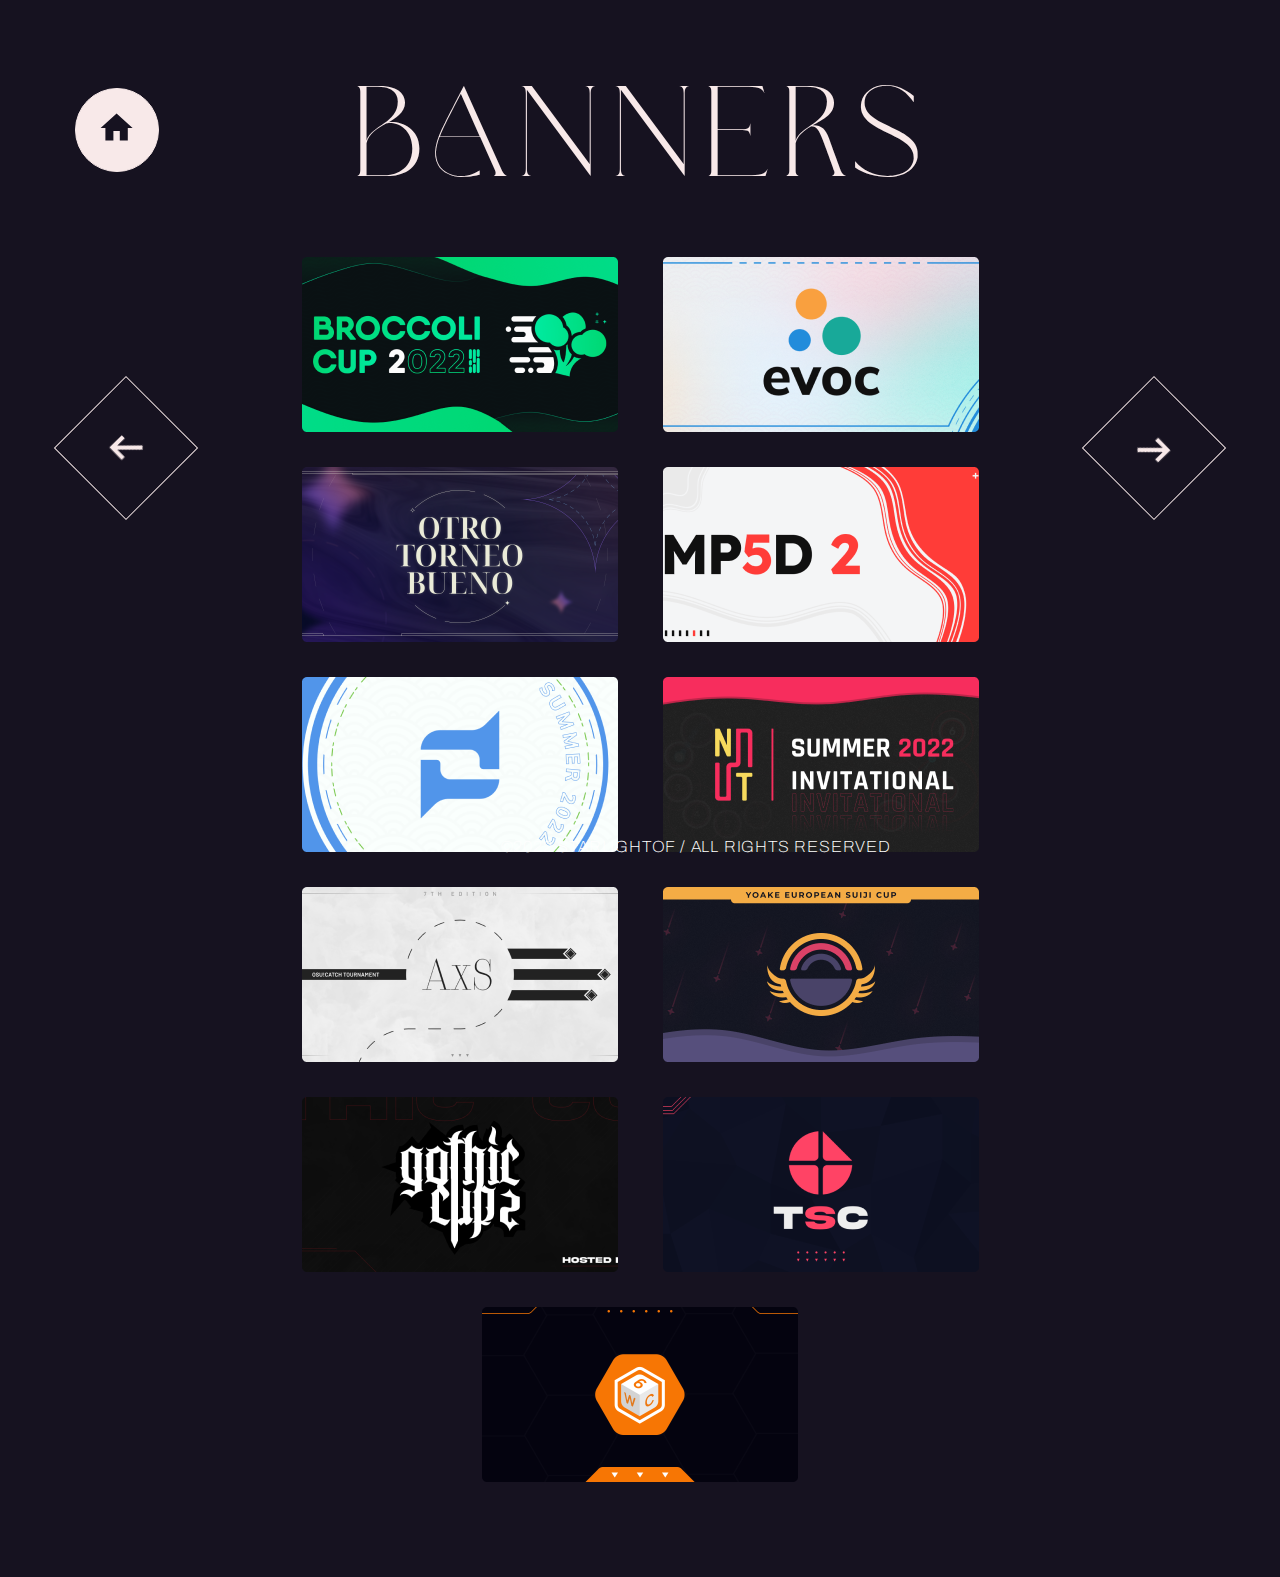
<file: banners.html>
<!DOCTYPE html>
<html lang="en">
<head>
    <meta charset="UTF-8">
    <meta http-equiv="X-UA-Compatible" content="IE=edge">
    <meta name="viewport" content="width=device-width, initial-scale=1.0">
    <title>Starlightof</title>
    <link rel="stylesheet" href="css/portfolio.css">
</head>
<body>
    <div class="wrapper">
        <div class="flex">
            <a href="/index.html">
                <svg class="home">
                    <path class="homepath" d="M 12.8 27 V 17.4706 H 19.2 V 27 H 27.2 V 14.2941 H 32 L 16 0 L 0 14.2941 H 4.8 V 27 H 12.8 Z">
                </svg>
            </a>
            <div class="flex-mob">
                <a class="mob" href="/logos.html">
                    <svg class="next-prev">
                        <path class="prev" d="m 30 19 l 8 8.2 l -2 2 l -4.8 -5 v 16.8 h -2.8 v -16.8 l -4.8 5 l -2 -2 z">
                    </svg>
                </a>
                <header>BANNERS</header>
                <a class="mob" href="" style="visibility: hidden;">
                    <svg class="next-prev">
                        <path class="next" d="m 30 19 l 8 8.2 l -2 2 l -4.8 -5 v 16.8 h -2.8 v -16.8 l -4.8 5 l -2 -2 z">
                    </svg>
                </a>
            </div>
            <div class="container">
                <img src="/img/banner1.png" alt="">
                <img src="/img/banner2.png" alt="">
                <img src="/img/banner3.png" alt="">
                <img src="/img/banner4.png" alt="">
                <img src="/img/banner5.png" alt="">
                <img src="/img/banner6.png" alt="">
                <img src="/img/banner7.png" alt="">
                <img src="/img/banner8.png" alt="">
                <img src="/img/banner9.png" alt="">
                <img src="/img/banner10.png" alt="">
                <img src="/img/banner11.png" alt="">
            </div>
            <p>©2022 STARLIGHTOF / ALL RIGHTS RESERVED</p>
            <div class="fixed-left">
                <a href="/logos.html">
                    <svg class="next-prev">
                        <path class="prev" d="m 30 19 l 8 8.2 l -2 2 l -4.8 -5 v 16.8 h -2.8 v -16.8 l -4.8 5 l -2 -2 z">
                    </svg>
                </a>
            </div>
            <div class="fixed">
                <a href="/logos.html">
                    <svg class="next-prev">
                        <path class="next" d="m 30 19 l 8 8.2 l -2 2 l -4.8 -5 v 16.8 h -2.8 v -16.8 l -4.8 5 l -2 -2 z">
                    </svg>
                </a>
            </div>
        </div>
    </div>
</body>
</html>
</file>
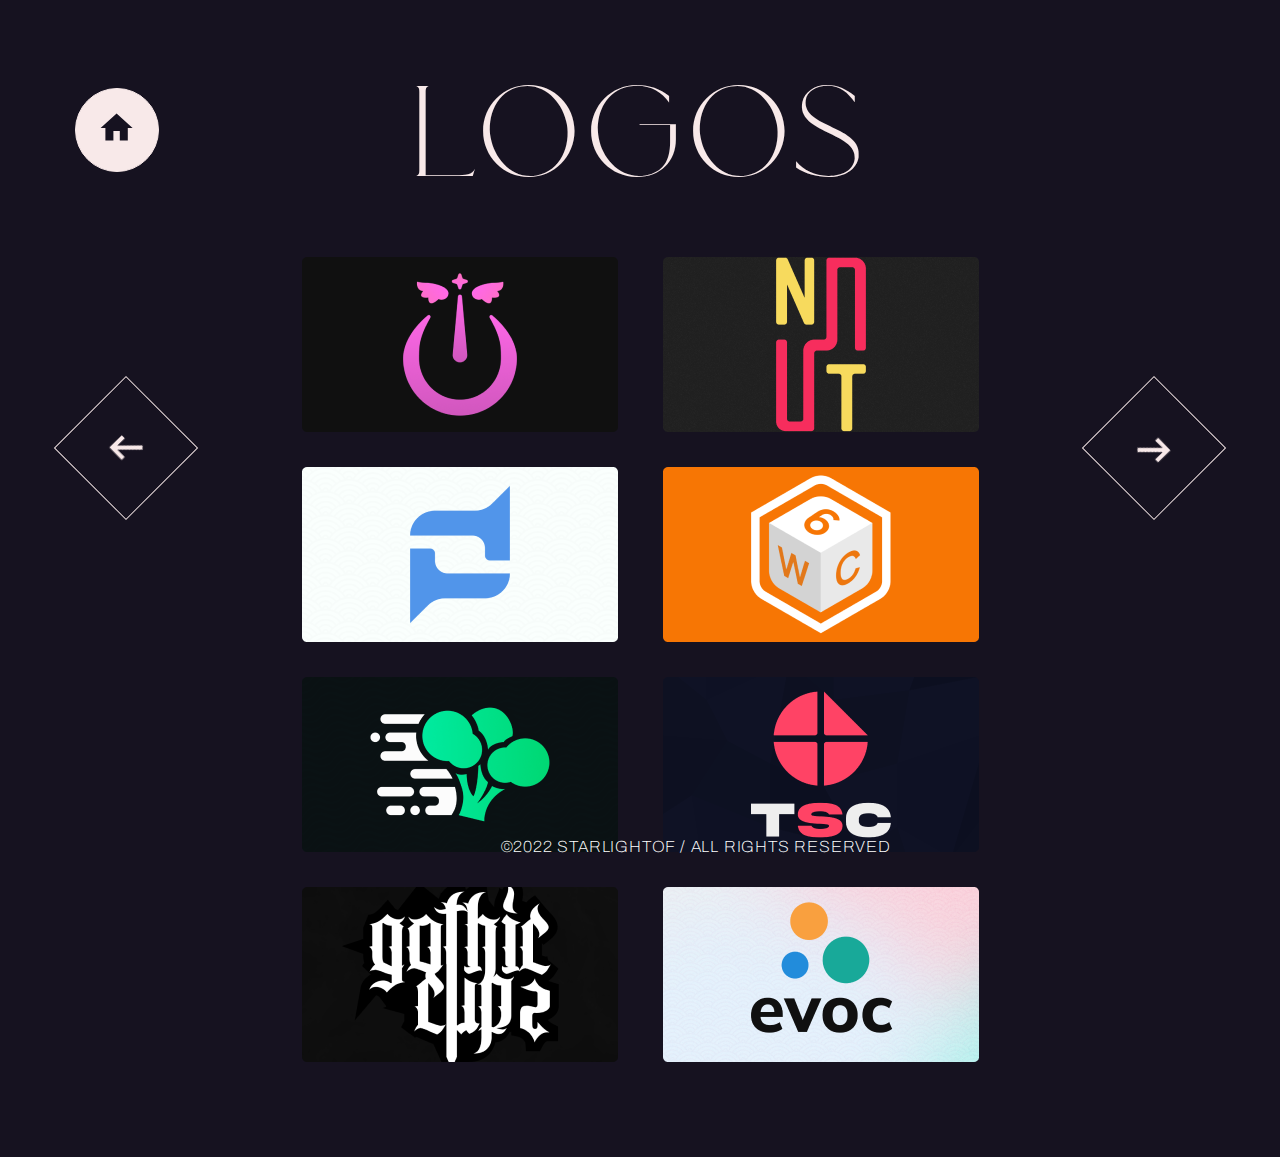
<file: logos.html>
<!DOCTYPE html>
<html lang="en">
<head>
    <meta charset="UTF-8">
    <meta http-equiv="X-UA-Compatible" content="IE=edge">
    <meta name="viewport" content="width=device-width, initial-scale=1.0">
    <title>Starlightof</title>
    <link rel="stylesheet" href="css/portfolio.css">
</head>
<body>
    <div class="wrapper">
        <div class="flex">
            <a href="/index.html">
                <svg class="home">
                    <path class="homepath" d="M 12.8 27 V 17.4706 H 19.2 V 27 H 27.2 V 14.2941 H 32 L 16 0 L 0 14.2941 H 4.8 V 27 H 12.8 Z">
                </svg>
            </a>
            <div class="flex-mob">
                <a class="mob" href="/overlays.html">
                    <svg class="next-prev">
                        <path class="prev" d="m 30 19 l 8 8.2 l -2 2 l -4.8 -5 v 16.8 h -2.8 v -16.8 l -4.8 5 l -2 -2 z">
                    </svg>
                </a>
                <header>LOGOS</header>
                <a class="mob" href="/banners.html">
                    <svg class="next-prev">
                        <path class="next" d="m 30 19 l 8 8.2 l -2 2 l -4.8 -5 v 16.8 h -2.8 v -16.8 l -4.8 5 l -2 -2 z">
                    </svg>
                </a>
            </div>
            <div class="container">
                <img src="/img/logo1.png" alt="">
                <img src="/img/logo2.png" alt="">
                <img src="/img/logo3.png" alt="">
                <img src="/img/logo4.png" alt="">
                <img src="/img/logo5.png" alt="">
                <img src="/img/logo6.png" alt="">
                <img src="/img/logo7.png" alt="">
                <img src="/img/logo8.png" alt="">
            </div>
            <p>©2022 STARLIGHTOF / ALL RIGHTS RESERVED</p>
            <div class="fixed-left">
                <a href="/overlays.html">
                    <svg class="next-prev">
                        <path class="prev" d="m 30 19 l 8 8.2 l -2 2 l -4.8 -5 v 16.8 h -2.8 v -16.8 l -4.8 5 l -2 -2 z">
                    </svg>
                </a>
            </div>
            <div class="fixed">
                <a href="/banners.html">
                    <svg class="next-prev">
                        <path class="next" d="m 30 19 l 8 8.2 l -2 2 l -4.8 -5 v 16.8 h -2.8 v -16.8 l -4.8 5 l -2 -2 z">
                    </svg>
                </a>
            </div>
        </div>
    </div>
</body>
</html>
</file>
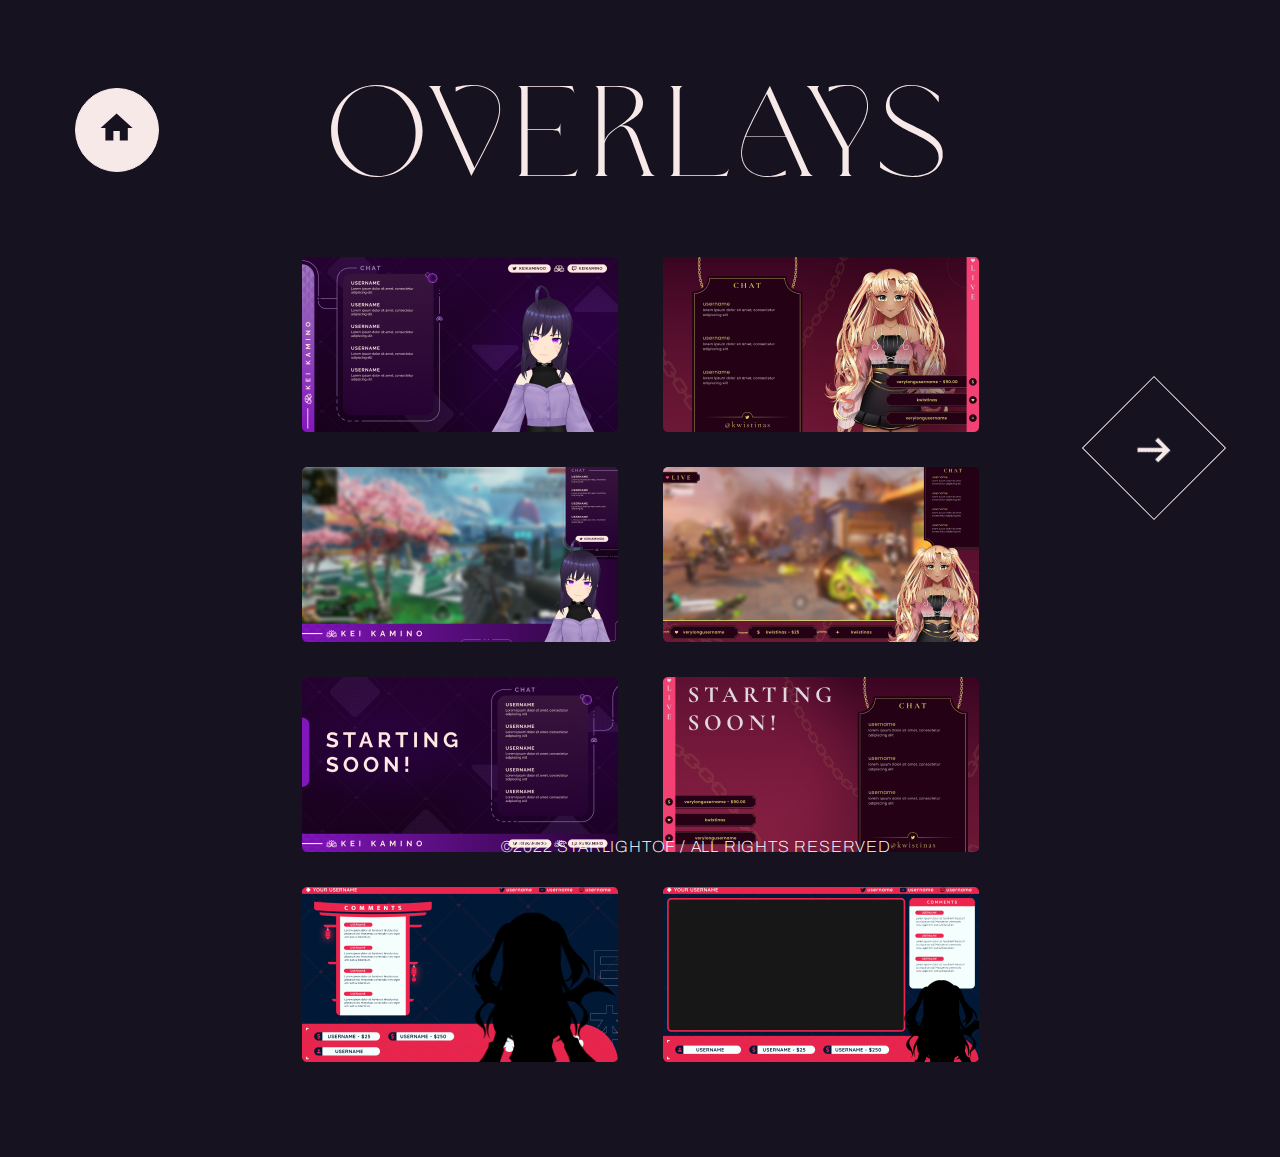
<file: overlays.html>
<!DOCTYPE html>
<html lang="en">
<head>
    <meta charset="UTF-8">
    <meta http-equiv="X-UA-Compatible" content="IE=edge">
    <meta name="viewport" content="width=device-width, initial-scale=1.0">
    <title>Starlightof</title>
    <link rel="stylesheet" href="css/portfolio.css">
</head>
<body>
    <div class="wrapper">
        <div class="flex">
            <a href="/index.html">
                <svg class="home">
                    <path class="homepath" d="M 12.8 27 V 17.4706 H 19.2 V 27 H 27.2 V 14.2941 H 32 L 16 0 L 0 14.2941 H 4.8 V 27 H 12.8 Z">
                </svg>
            </a>
            <div class="flex-mob">
                <a class="mob" href="" style="visibility: hidden;">
                    <svg class="next-prev">
                        <path class="prev" d="m 30 19 l 8 8.2 l -2 2 l -4.8 -5 v 16.8 h -2.8 v -16.8 l -4.8 5 l -2 -2 z">
                    </svg>
                </a>
                <header>OVERLAYS</header>
                <a class="mob" href="/logos.html">
                    <svg class="next-prev">
                        <path class="next" d="m 30 19 l 8 8.2 l -2 2 l -4.8 -5 v 16.8 h -2.8 v -16.8 l -4.8 5 l -2 -2 z">
                    </svg>
                </a>
            </div>
            <div class="container">
                <img src="/img/overlay1.png" alt="">
                <img src="/img/overlay2.png" alt="">
                <img src="/img/overlay3.png" alt="">
                <img src="/img/overlay4.png" alt="">
                <img src="/img/overlay5.png" alt="">
                <img src="/img/overlay6.png" alt="">
                <img src="/img/overlay7.png" alt="">
                <img src="/img/overlay8.png" alt="">
            </div>
            <p>©2022 STARLIGHTOF / ALL RIGHTS RESERVED</p>
            <div class="fixed">
                <a href="/logos.html">
                    <svg class="next-prev">
                        <path class="next" d="m 30 19 l 8 8.2 l -2 2 l -4.8 -5 v 16.8 h -2.8 v -16.8 l -4.8 5 l -2 -2 z">
                    </svg>
                </a>
            </div>
        </div>
    </div>
</body>
</html>
</file>
<file: css/style.css>
@import url('https://fonts.googleapis.com/css2?family=Archivo:ital,wght@0,100;0,200;0,300;0,400;0,500;0,600;0,700;0,800;0,900;1,100;1,200;1,300;1,400;1,500;1,600;1,700;1,800;1,900&display=swap');
@import url('https://fonts.googleapis.com/css2?family=Playfair+Display:ital,wght@0,400;0,500;0,600;0,700;0,800;0,900;1,400;1,500;1,600;1,700;1,800;1,900&display=swap');
@font-face{
    font-family: 'NT SEAWAVE (alternative)';
    src: url('/fonts/NT\ SEAWAVE\ \(alternative\).otf') format('opentype');
}
@font-face{
    font-family: 'NT SEAWAVE (standart)';
    src: url('/fonts/NT\ SEAWAVE\ \(standart\).otf') format('opentype');
}

*{
    margin: 0;
    padding: 0;
}

::selection {
    color: #F8E9E9;
    background: #4d3bd1;
}

/*scrolling rgba(248, 233, 233, .5)
color: #F8E9E9;
    background: #4d3bd1;*/
::-webkit-scrollbar{
    width: auto;
}
::-webkit-scrollbar-track{
    background: #08050E;
    border-left: #161220 solid 1px;
}
::-webkit-scrollbar-thumb:hover{
    background: #c1aeae;
}
::-webkit-scrollbar-thumb{
    background: #F8E9E9;
    border-left: #161220 solid 1px;
    border-right: #161220 solid 1px;
}
/* buttons */
::-webkit-scrollbar-button:single-button {
    background-color: #08050E;
    border-left: #161220 solid 1px;
    display: block;
    background-size: 10px;
    background-repeat: no-repeat;
}

/* up */
::-webkit-scrollbar-button:single-button:vertical:decrement {
    border-bottom: #161220 solid 1px;
    background-position: center 5px;
    background-image: url("data:image/svg+xml;utf8,<svg xmlns='http://www.w3.org/2000/svg' width='100' height='100' fill='rgb(248, 233, 233)'><polygon points='50,00 0,50 100,50'/></svg>");
}

::-webkit-scrollbar-button:single-button:hover {
    background-color: #F8E9E9;
}
::-webkit-scrollbar-button:single-button:vertical:decrement:hover {
    background-image: url("data:image/svg+xml;utf8,<svg xmlns='http://www.w3.org/2000/svg' width='100' height='100' fill='rgb(8, 5, 14)'><polygon points='50,00 0,50 100,50'/></svg>");
}


/* down */
::-webkit-scrollbar-button:single-button:vertical:increment {
    border-top: #161220 solid 1px;
    background-position: center 5px;
    background-image: url("data:image/svg+xml;utf8,<svg xmlns='http://www.w3.org/2000/svg' width='100' height='100' fill='rgb(248, 233, 233)'><polygon points='0,0 100,0 50,50'/></svg>");
}

::-webkit-scrollbar-button:single-button:vertical:increment:hover {
    background-image: url("data:image/svg+xml;utf8,<svg xmlns='http://www.w3.org/2000/svg' width='100' height='100' fill='rgb(8, 5, 14)'><polygon points='0,0 100,0 50,50'/></svg>");
}

/*animation*/
#animation{
    animation-name: header;
    animation-duration: 1.5s;
    animation-timing-function: ease-in-out;
}
@keyframes header{
    0% {
        transform: translate(0px, -1000px);
    }
    100%{
        transform: translate(0px, 0px);
    }
}
#circle{
    animation-name: rotation;
    animation-duration: 100s;
    animation-iteration-count: infinite;
    animation-timing-function: linear;
}
@keyframes rotation {
    0% {
        transform:rotate(0deg);
    }
    100% {
        transform:rotate(360deg);
    }
}
.mediacircle:hover{
    animation-name: rotation2;
    animation-duration: 2s;
    animation-iteration-count: infinite;
    animation-timing-function: linear;
}
@keyframes rotation2 {
    0% {
        transform:rotate(0deg);
    }
    100% {
        transform:rotate(360deg);
    }
}


html {
    scroll-behavior: smooth;
}

a{
    text-decoration: none;
}

body{
    overflow: overlay;

    background: #F8E9E9;
    font-style: normal;

    -webkit-tap-highlight-color: transparent !important;
    outline: none !important;
}

.wrapper{
    max-width: 1536px;
    padding: 0 128px;
    margin: 0 auto;
}
.wrapper2{
    max-width: 1432px;
    padding: 0px 10px 0px 231px;
    margin: 0 auto;
}
.wrapper3{
    max-width: 1536px;
    padding: 0px 10px 0px 128px;
    margin: 0 auto;
}

/*section 1 main*/
#MAIN{
    background: url(/img/noise.png);
    width: 100%;
    height: 100vh;
}

.light-circle{
    position: absolute;
    left: -400px;
    top: -400px;
    background: #F8E9E9;
    mix-blend-mode: soft-light;
    opacity: .5;
    width: 878px;
    height: 878px;
    filter: blur(250px);
}
.light-star{
    position: absolute;
    right: 0px;
    bottom: 0;
    width: 439px;
    height: 550px;
    background: #F8E9E9;
    mix-blend-mode: soft-light;
    opacity: .5;
    filter: blur(200px);
    border-radius: 100% 0 0 0%;
}

.bgd-circle{
    position: absolute;
    left: -400px;
    top: -400px;
    width: 878px;
    height: 878px;
    border: dashed 1px #F8E9E9;
    border-radius: 100%;
    opacity: 25%;
}
.bgd-star{
    position: absolute;
    right: 0px;
    bottom: 0;
    width: 375px;
    height: 493px;
}

.menu-btn{
    display: none;
    width: 60px;
    height: 60px;
    background: #F8E9E9;
    border-radius: 100%;
    border: none;
    margin: auto;
    z-index: 10;

    -webkit-tap-highlight-color: transparent !important;
    outline: none !important;
}
#menu-text{
    font-family: 'Archivo';
    font-style: normal;
    font-weight: 700;
    font-size: 14px;
    line-height: 15px;
    letter-spacing: 0.05em;
    color: #000000;
    border-bottom: 1px solid #161220;
    padding: 12px;
}

#mob{
    position: absolute;
    top: 0;
    right: 0;
    bottom: 0;
    left: 0;
    display: none;
}
#menu-mobile{
    margin-top: 75px;
    position: absolute;
    margin-left: auto;
    margin-right: auto;
    z-index: 10;
    text-align: center;
    top: 0;
    right: 0;
    bottom: 0;
    left: 0;
    width: 224px;
    height: 339px;
    background: #F8EAEA;
    border-radius: 25px;
}
#mob:target{display: block;}
.menu-btn img{
    padding: 18.5px;
    padding-top: 22px;
}

path{
    color: #F8E9E9;
}
#close {
    width: 100%;
    height: 35px;
    display: flex;
    align-items: center;
    justify-content: center;
}

/*menu*/
.menunav{
    display: flex;
    justify-content: flex-end;
    height: 117px;
}
.menu{
    display: flex;
    justify-content: space-between;
    width: 776px;
}
.menu li{
    list-style: none;
    float: none;
    line-height: 117px;
}
.menu li a{
    color: #F8E9E9;
    opacity: 0.5;
    font-family: 'Archivo';
    font-weight: 200;
    font-size: 16px;
    letter-spacing: 0.05em;
    transition: all 0.2s ease-in-out ;
}
ul li:first-child{
    padding-left: 0px;
}


/*header*/
.page-one-header{
    margin: auto;
}
.mainheader{
    font-family: 'NT SEAWAVE (alternative)';
    font-style: normal;
    font-weight: 400;
    font-size: 128px;
    line-height: 155px;
    letter-spacing: 0.05em;
    color: #F8E9E9;
}
h2{
    font-family: 'Playfair Display';
    font-style: normal;
    font-weight: 400;
    font-size: 35px;
    line-height: 47px;
    letter-spacing: 0.05em;
    color: #F8E9E9;
}
.flex-page-one{
    display: flex;
    flex-direction: column;
    justify-content: space-between;
    height: calc(100vh - 45px - 95px);
}
.arrows{
    display: flex;
    margin: 0 auto;
}


/*section 2 about me*/
#ABOUTME{
    width: 100%;
    /*height: 100vh*/
    height: auto;
}

h3{
    font-family: 'Archivo';
    font-weight: 600;
    font-size: 96px;
    line-height: 104px;
    letter-spacing: 0.05em;
    color: #161220;
}
/*
.h3{
    width: 543px;
    height: 104px;
}
*/
.p1{
    font-family: 'Archivo';
    font-style: normal;
    font-weight: 300;
    font-size: 28px;
    line-height: 125%;
    letter-spacing: 0.05em;
    color: #161220;
    width: 437px;
}

.flex-page-two-row{
    display: flex;
    justify-content: space-between;
    width: 100%;
    align-items: center;
    gap: 50px;
}
.flex-page-two-column{
    display: flex;
    flex-direction: column;
    max-width: 543px;
    gap: 47px;
    padding-bottom: 60px;
}
.button1{
    width: 317px;
    height: 75px;
    border: 1px solid #161220;
    border-radius: 5px;
    background-color: #F8E9E9;
    text-decoration: none;
    font-family: 'Archivo';
    font-style: normal;
    font-weight: 100;
    font-size: 28px;
    line-height: 125%;
    letter-spacing: 0.05em;
    color: #161220;
    transition: all .2s ease-in-out;
}
.sasha{
    border-radius: 0 0 0 125px;
    object-fit: cover;
    width: 40%;
    max-width: 559px;
    max-height: 926px;
    height: 926px;
}

.mediacircle{
    width: 75px;
    height: 75px;
    border: 1px solid #F8E9E9;
    border-radius: 100%;
    transition: all 0.2s ease-in-out ;
}

.twitter, .inst, .ko-fi{
    fill: #F8E9E9;
    transition: all 0.2s ease-in-out ;
}
.twitter{
    transform: translate(35%, 38%);
}
.inst{
    transform: translate(35%, 35%);
}
.ko-fi{
    transform: translate(35%, 40%);
}


/*section 3 portfolio*/
#PORTFOLIO{
    width: 100%;
    background: url(/img/noise.png);
    height: auto;
}
h4{
    font-family: 'NT SEAWAVE (alternative)';
    font-weight: 400;
    font-size: 128px;
    line-height: 155px;
    letter-spacing: 0.05em;
    color: #F8E9E9;
    text-align: center;
}
.portfolio{
    visibility: hidden;
}
.visible{
    padding-top: 77px;
    position: absolute;
    display: flex;
    flex-direction: column;
    align-items: center;
    width: 99vw;
}

.mob-port{display: none;}
.flex-mob-port{
    display: flex;
    flex-direction: column;
    height: 667px;
    justify-content: space-evenly;
}

.flex-page-three-column{
    display: flex;
    flex-direction: column;
    align-items: center;
    justify-content: space-between;
    margin-top: 50px;
    height: auto;
}

.flex-page-three-row-1{
    display: flex;
    justify-content: space-between;
    width: 100%;
    margin-bottom: 100px;
    gap: 85px;
}
.portimg{
    max-width: 100%;
    height: auto;
}
.port1{
    position: relative;
    text-align: center;
    transition: all .2s ease-in-out;
}
.port2{
    position: relative;
    text-align: center;
    transition: all .2s ease-in-out;
}
.port3{
    position: relative;
    text-align: center;
    transition: all .2s ease-in-out;
}
.p2{
    position: absolute;
    top: 15px;
    left: 15px;
    font-family: 'Archivo';
    font-weight: 600;
    font-size: 36px;
    line-height: 39px;
    letter-spacing: 0.05em;
    color: #FFFFFF;
}
.p3{
    position: absolute;
    bottom: 15px;
    left: 15px;
    font-family: 'NT SEAWAVE (alternative)';
    font-weight: 400;
    font-size: 36px;
    line-height: 44px;
    letter-spacing: 0.05em;
    color: #FFFFFF;
}
.flex-page-three-row-2{
    display: flex;
    flex-direction: row;
    justify-content: space-between;
    width: 353px;
}
.p4{
    color: #F8E9E9;
    opacity: 0.5;
    font-family: 'Archivo';
    font-weight: 200;
    font-size: 16px;
    letter-spacing: 0.05em;
}
#rights{
    margin-top: 100px; 
}


/*section 4 pricing*/
#PRICING{
    border-bottom: 2px dashed #161220;
}
.flex-page-four{
    margin-top: 50px;
    width: 681px;
    margin-bottom: 16px;
}

.flex-page-four-row{
    display: flex;
    justify-content:space-between;
    border-bottom: 1px dashed #161220;
    padding: 10px 0;
}
.flex-page-four-row-2{
    display: flex;
    justify-content:space-between;
    padding: 10px 0;
    gap: 20px;
}

.column-1{
    margin-bottom: 71px;
}

.pricing-header{
    border-bottom: 2px solid #161220;
    padding-bottom: 5px;
}

.p5, .price, .price-text{
    font-family: 'Archivo';
    font-style: normal;
    font-weight: 300;
    font-size: 28px;
    line-height: 125%;
    letter-spacing: 0.05em;
    color: #161220;
}
.price{
    width: 150px;
}
.price, .price-text{
    text-align: end;
}
.header2{
    font-size: 36px;
    line-height: 125%;
}


/*section 5 terms of service (tos)*/
.flex-page-five{
    display: flex;
    justify-content: space-between;
    max-width: 1044px;
}
.flex-page-five-column{
    padding-top: 50px;
    display: flex;
    flex-direction: column;
    width: 437px;
}

.payment{
    margin-top: 22px;
    padding-left: 30px;
}

.mobmedia{
    display: none;
}


/*section 6 contact me*/
#CONTACT{
    background: url(/img/noise.png);
    padding-top: 77px;
    padding-bottom: 77px;
}
.header3{
    font-size: 36px;
    line-height: 125%;
    color: #F8E9E9;
}
.flex-page-six{
    display: flex;
    justify-content: space-between;
    padding-top: 50px;
    width: 80%;
    gap: 35px;
    margin: auto;
}

.p6{
    font-family: 'Archivo';
    font-style: normal;
    font-weight: 300;
    font-size: 16px;
    line-height: 125%;
    letter-spacing: 0.05em;
    color: #F8E9E9;
    padding-top: 25px;
    padding-bottom: 61px;
    max-width: 437px;
}

.flex-input{
    display: flex;
    flex-direction: row;
    margin-top: 25px;
    width: 100%;
    gap: 27px;
}
.flex-page-six-2{
    display: flex;
    flex-direction: column;
    width: 100%;
    max-width: 559px;
}

.flex-page-six-1{
    height: auto;
}

input::placeholder{
    font-family: 'Archivo';
    font-style: normal;
    font-weight: 100;
    font-size: 16px;
    line-height: 125%;
    letter-spacing: 0.05em;
    color: #FFFFFF;
}
textarea::placeholder{
    font-family: 'Archivo';
    font-style: normal;
    font-weight: 100;
    font-size: 16px;
    line-height: 125%;
    letter-spacing: 0.05em;
    color: #FFFFFF;
}
.name-email{
    width: 100%;
    height: 40px;
}
.subject{
    height: 40px;
}
input[type="text"]{
    border: 1px solid rgba(248, 233, 233, 0.5);
    border-radius: 5px;
    background: none;
    padding-left: 16px;
    font-family: 'Archivo';
    font-style: normal;
    font-weight: 100;
    font-size: 16px;
    line-height: 125%;
    letter-spacing: 0.05em;
    color: #FFFFFF;
    margin-bottom: 20px;
}
.checkbox{
    display: flex;
}
input[type="checkbox"]{
    appearance: none;
    width: 18px;
    height: 18px;
    border: 1px solid #F8E9E9;
    border-radius: 100%;
    cursor: pointer;
    display: flex;
    align-items: center;
    justify-content: center;
    outline: none;
}
input[type="checkbox"]:after{
    content: "";
    background: #F8E9E9;
    border-radius: 100%;
    width: 10px;
    height: 10px;
    display: none;
    opacity: 80;
}
input[type="checkbox"]:checked:after{display: block;}
label{
    font-family: 'Archivo';
    font-style: normal;
    font-weight: 300;
    font-size: 16px;
    line-height: 125%;
    letter-spacing: 0.05em;
    color: #F8E9E9;
    cursor: pointer;
    padding-left: 10px;
    margin-bottom: 20px;
}
input[type="submit"]{
    font-family: 'Archivo';
    font-style: normal;
    font-weight: 100;
    font-size: 16px;
    line-height: 125%;
    letter-spacing: 0.05em;
    color: #161220;
    height: 40px;
    background: #F8E9E9;
    border-radius: 5px;
    cursor: pointer;
}
input[type="submit"]:active{opacity: 0.9;}

textarea{
    resize: vertical;
    padding: 16px;
    border: 1px solid rgba(248, 233, 233, 0.5);
    border-radius: 5px;
    background: none;
    font-family: 'Archivo';
    font-style: normal;
    font-weight: 100;
    font-size: 16px;
    line-height: 125%;
    letter-spacing: 0.05em;
    color: #FFFFFF;
    margin-bottom: 20px;
    height: 150px;
}

/*section 7 footer*/
footer{
    height: 250px;
    background-color: #08050E;
    padding-top: 40px;
}

.p7{
    font-family: 'Archivo';
    font-style: normal;
    font-weight: 600;
    font-size: 22px;
    line-height: 125%;
    letter-spacing: 0.05em;
    color: #FFFFFF;
    height: 28px;
}
.p8{
    font-family: 'Archivo';
    font-style: normal;
    font-weight: 300;
    font-size: 16px;
    line-height: 125%;
    letter-spacing: 0.05em;
    color: #F8E9E9;
    margin-top: 5px;
    transition: all .2s ease-in-out;
}
.nav{
    margin-top: 10px;
    list-style: none;
}

.flex-footer{
    display: flex;
    flex-direction: row;
    width: 100%;
    justify-content: space-between;
}

.box2{
    display: flex;
    flex-direction: column;
    justify-content: space-between;
    align-items: center;
}
.box3{
    display: flex;
    align-items: center;
}

.pgup{
    width: 91px;
    height: 91px;
    border: 1px solid #F8E9E9;
    border-radius: 100%;
    transition: all 0.2s ease-in-out ;
}
.arrowup{
    fill: #F8E9E9;
    transform: scale(1.5);
    transition: all 0.2s ease-in-out ;
}


/*NAVIGATION*/
.navbtn{
    font-family: 'NT SEAWAVE (standart)';
    font-style: normal;
    font-weight: 400;
    font-size: 32px;
    line-height: 37px;
    display: flex;
    align-items: center;
    letter-spacing: 0.05em;
    background: #F8E9E9;
    color: #161220;
    border: 1px solid #161220;
    width: 59px;
    height: 59px;
    border-radius: 100%;
    justify-content: center;
    transition: all .2s ease-in-out;
}
/*
.navbtn2{
    font-family: 'NT SEAWAVE (standart)';
    font-style: normal;
    font-weight: 400;
    font-size: 32px;
    line-height: 37px;
    display: flex;
    align-items: center;
    letter-spacing: 0.05em;
    background: #161220;
    color: #F8E9E9;
    border: 1px solid #F8E9E9;
    width: 53px;
    height: 53px;
    transform: rotate(45deg);
    justify-content: center;
    transition: all .2s ease-in-out;
}
.rotate{
    transform: rotate(-45deg);
}
*/
.navbtn2{
    position: relative;
    box-sizing: border-box;
    display: inline-block;
    

    font-family: 'NT SEAWAVE (standart)';
    font-style: normal;
    font-weight: 400;
    font-size: 32px;
    line-height: 37px;
    letter-spacing: 0.05em;
    background: #F8E9E9;
    color: #F8E9E9;
    
    
    width: 75px;
    height: 75px;
    clip-path: polygon(50% 0%, 100% 50%, 50% 100%, 0% 50%);
}
.polygon{
    background: #161220;
    width: 73px;
    height: 73px;
    clip-path: polygon(50% 0%, 100% 50%, 50% 100%, 0% 50%);
    position: absolute;
    top: 1px; 
    left: 1px;
    transition: all .2s ease-in-out;

    display: flex;
    justify-content: center;
    align-items: center;
}


.flex-nav{
    height: 495px;
    display: flex;
    flex-direction: column;
    gap: 50px;
    align-self: center;
    grid-area: overlap;
    align-items: center;
}
.flex-nav2{
    height: 575px;
    display: flex;
    flex-direction: column;
    gap: 50px;
    align-self: center;
    grid-area: overlap;
    align-items: center;
}
.nav1{
    display: grid;
    grid-template-columns: 1fr;
    grid-template-rows: 1fr;
    grid-template-areas: 'overlap';
}
.nav2{
    display: grid;
    grid-template-columns: 1fr;
    grid-template-rows: 1fr;
    grid-template-areas: 'overlap';
    width: 68px;
}

.line{
    margin: 0 auto;
    width: 1px;
    height: 1080px;
    background: #161220;
    /*height: 100vh*/

    grid-area: overlap;
}
.line2{
    margin: 0 auto;
    width: 1px;
    height: 1080px;
    background: #F8E9E9;
    /*height: 100vh*/

    grid-area: overlap;
}
.line3{
    margin: 0 auto;
    width: 1px;
    height: 1320px;
    background: #161220;
    /*height: 100vh*/

    grid-area: overlap;
}

#current{
    background: #161220;
    color: #F8E9E9;
}
#current2{
    background: #F8E9E9;
    color: #161220;
}

.flex-nav-btn{
    display: flex;
    justify-content: space-between;
    width: 100%;
    align-items: center;
    gap: 50px;
}

/*hover*/
.navbtn:hover{
    color: #F8E9E9;
    background: #161220;
}
.polygon:hover{
    color: #161220;
    background: #F8E9E9;
}
#close:hover {background: #e6e6ff;}
.p8:hover{
    color: #c1baba;
}
.port3:hover{
    cursor: pointer;
    transform: scale(1.05);
    filter: brightness(1.5);
}
.port2:hover{
    cursor: pointer;
    transform: scale(1.05);
    filter: brightness(1.5);
}
.port1:hover{
    cursor: pointer;
    transform: scale(1.05);
    filter: brightness(1.5);
}
.button1:hover{
    cursor: pointer;
    background-color: #161220;
    color: #F8E9E9; 
}
.menu li a:hover{
    opacity: 1;
}
.pgup:hover .arrowup{
    fill: #161220;
}
.pgup:hover{
    background-color: #F8E9E9;
}
.mediacircle:hover .twitter{
    fill: #161220;
}
.mediacircle:hover .inst{
    fill: #161220;
}
.mediacircle:hover .ko-fi{
    fill: #161220;
}
.mediacircle:hover{
    background-color: #F8E9E9;
}

@media (max-width:1840px){
    .wrapper3{padding: 0px 90px 0px 128px;}
    .wrapper2{padding: 0px 90px 0px 231px;}
}
@media (max-width:1440px) {
    .mainheader{
        font-size: 10vw;
        line-height: 11vw;
    }
    h2{
        font-size: 2.7vw;
    }

    .bgd-star{
        width: 25vw;
        height: 34vw;
    }
    .light-star{
        width: 25vw;
        height: 34vw;
        filter: blur(130px);
    }
    .bgd-circle{
        width: 65vw;
        height: 65vw;
    }
    .light-circle{
        width: 65vw;
        height: 65vw;
        filter: blur(265px);
    }

    .flex-page-four{
        display: flex;  
        flex-direction: row;
        width: 100%;
        justify-content: space-between;
        gap: 30px;
    }

    .column-1, .column-2{width: 560px;}
    .flex-page-four-row{gap: 15px;}

    .nav1, .nav2{display: none;}

    #ABOUTME, #PRICING, #PORTFOLIO, #TOS{padding: 77px 0px 77px 0;}

    .menunav{
        justify-content: center;
    }

    .flex-nav-btn{display: block;}

    .flex-page-two-column{gap: 25px;}

    .flex-page-two-row{
        align-items: flex-start ;
    }

    .wrapper3, .wrapper2{padding: 0px 98px 0px 98px;}

    .p1{font-size: 24px;}

    .sasha{
        height: 810px;
    }
}

@media (max-width:1580px) {
    .portfolio{
        visibility: visible;
    }
    .visible{
        display: none;
    }
}

@media(max-width:1040px){
    .flex-page-one{
        height: calc(100vh - 94px - 95px);
    }

    .flex-input{
        flex-direction: column;
        gap: 0;
    }
    .name-email{
        width: auto;
    }

    .light-circle{
        width: 300px;
        height: 300px;
        top: -85px;
        left: -125px;
        filter: blur(120px);
    }
    .bgd-circle{
        width: 300px;
        height: 300px;
        top: -85px;
        left: -125px;
    }
    .light-star{
        width: 205px;
        height: 285px;
        filter: blur(90px);
    }
    .bgd-star{
        width: 165px;
        height: 216px;
    }

    .mobmedia{display: block;}
    .header4{
        font-size: 16px;
        line-height: 125%;
        text-align: center;
        color: #F8E9E9;
        margin-top: 25px;
        margin-bottom: 50px;
    }
    .flex-page-three-row-2{margin: auto;}

    .menunav{display: none;}
    
    .menu-btn, .okno{display: block;}

    .wrapper{padding: 75px 128px 75px 128px;}

    .menu{
        flex-direction: column;
        width: auto;
    }

    .mob-port{display: block;}

    .menu li{
        line-height: 22px;
        border-bottom: 1px solid #161220;
        padding: 14px;
    }
    .menu li a{
        color: #000000;
        opacity: 100%;
        font-weight: 300;
        font-size: 20px;
        
    }

    .flex-page-three-row-1{
        display: none;
    }

    .flex-page-six-1, .button1 {display: none;}
    

    .p1{
        font-size: 20px;
        width: 234px;
    }
    h3{
        font-size: 48px;
        line-height: 52px;
    }
    h4{
        font-size: 48px;
        line-height: 58px;
    }
    .flex-page-two-column{padding: 0;}
    .sasha{
        height: 622px;
    }
    .flex-page-three-column{
        margin: 0;
    }

    
    #rights{
        margin-top: 50px;
    }
    .media{
        width: 54px;
        height: 54px;
    }
    .header2, .header3{
        font-size: 24px;
        line-height: 125%;
    }
    .p5{
        font-size: 16px;
        line-height: 125%;
    }
    .box1, .box3{display: none;}
    .flex-footer, .flex-page-six{
        justify-content: center;
    }
    .box2{
        gap: 75px;
    }
    footer{
        height: auto;
        padding: 0;
    }
    .mainheader{
        font-size: 48px;
        line-height: 58px;
    }
    h2{
        font-size: 13px;
        line-height: 17px;
    }
    .p4{
        text-align: center;
        font-size: 10px;
        line-height: 11px;
    }
    .wrapper3, .wrapper2{
        padding: 0px 48px 0px 48px;
    }
    #ABOUTME, #PRICING, #PORTFOLIO, #TOS{padding: 50px 0px 50px 0;}
    .wrapper{padding: 75px 0 75px 0;}
    .light-circle{
        filter: blur(120px);
        height: 330px;
    }
}


@media(max-width:760px){
    .payment{
        max-width: 250px;
    }
    .sasha{
        border-radius: 0 125px 0 0;
        width: 100%;
        height: 186px;
    }
    
    .flex-page-two-row{
        flex-direction: column;
    }

    .flex-page-five-column{
        width: auto;
    }

    .mediacircle{
        width: 53px;
        height: 53px;
    }
    .twitter{transform: translate(30%, 33%);}
    .inst{transform: translate(28%, 28%);}
    .ko-fi{transform: translate(28%, 34%);}

    .pgup{
        border: 2px solid #F8E9E9;
    }

    .flex-page-two-row{
        gap: 0;
    }
    .flex-page-three-row-2{
        width: 50%;
    }
    #CONTACT{
        padding: 0;
    }
}

@media(max-width:710px){
    .flex-page-four, .flex-page-five{
        flex-direction: column;
    }
    .column-1, .column-2{width: auto;}
}
@media(max-width:500px){
    .flex-page-three-row-2{
        width: 100%;
    }
}
@media(max-width:300px){
    h3, h4{font-size: 33px;}
    .mediacircle{
        width: 40px;
        height: 40px;
    }
    .p1{
        font-size: 16px;
        width: 207px;
    }
    .twitter{
        transform: scale(.8) translate(34%, 38%);;
    }
    .inst{
        transform: scale(.8) translate(34%, 33%);;;
    }
    .ko-fi{
        transform: scale(.8) translate(35%, 41%);;;
    }
    .p2, .p3{
        font-size: 24px;
    }
    .flex-mob-port{
        height: 465px;
    }
    .wrapper3{
        padding: 0 30px 0 30px;
    }
    .wrapper2{
        padding: 0 40px 0 40px;
    }
}
</file>
<file: css/portfolio.css>
@import url('https://fonts.googleapis.com/css2?family=Archivo:ital,wght@0,100;0,200;0,300;0,400;0,500;0,600;0,700;0,800;0,900;1,100;1,200;1,300;1,400;1,500;1,600;1,700;1,800;1,900&display=swap');
@import url('https://fonts.googleapis.com/css2?family=Playfair+Display:ital,wght@0,400;0,500;0,600;0,700;0,800;0,900;1,400;1,500;1,600;1,700;1,800;1,900&display=swap');
@font-face{
    font-family: 'NT SEAWAVE (alternative)';
    src: url('/fonts/NT\ SEAWAVE\ \(alternative\).otf') format('opentype');
}
@font-face{
    font-family: 'NT SEAWAVE (standart)';
    src: url('/fonts/NT\ SEAWAVE\ \(standart\).otf') format('opentype');
}

*{
    margin: 0;
    padding: 0;
}
a{
    text-decoration: none;
}
body{
    background: #161220;

    -webkit-tap-highlight-color: transparent !important;
    outline: none !important;
}

.wrapper{
    padding: 52px 75px 45px 75px;
    height: auto;
}

/*home button*/
.home{
    position: absolute;
    top: 88px;
    z-index: 10;

    background-color: #F8E9E9;
    border: solid 1px #F8E9E9;
    border-radius: 100%;
    width: 82px;
    height: 82px;
    transition: all .2s ease-in-out;
}
.homepath{
    fill: #161220;
    transform: translate(30%, 30%);
    transition: all .2s ease-in-out;
}

/*container*/
.container{
    display: flex;
    justify-content: center;
    align-items: center;
    margin: 50px 0;
    width: 80%;
    min-height: 187px;
    flex-direction: row;
    flex-wrap: wrap;
    column-gap: 45px;
    row-gap: 35px;
    margin: 50px auto 50px auto;
}

/*navigators*/
.fixed{
    height: 100%;
    position: fixed;
    top: 0;
    right: 75px;
    display: flex;
    align-items: center;
}
.fixed-left{
    height: 100%;
    position: fixed;
    top: 0;
    left: 75px;
    display: flex;
    align-items: center;
}
.next-prev{
    border: solid 1px #F8E9E9;
    width: 100px;
    height: 100px;
    transform: rotate(45deg);
    transition: all .2s ease-in-out;
}
.next{
    transform: rotate(45deg) translate(28px,-45px) scale(1.5);
    fill: #F8E9E9;
    transition: all .2s ease-in-out;
}
.prev{
    transform: rotate(-135deg) translate(-115px,-45px) scale(1.5);
    fill: #F8E9E9;
    transition: all .2s ease-in-out; 
}

.mob{display: none;}

/*text options*/
header{
    font-family: 'NT SEAWAVE (alternative)';
    font-style: normal;
    font-weight: 400;
    font-size: 128px;
    line-height: 155px;
    text-align: center;
    letter-spacing: 0.05em;
    color: #F8E9E9;
}
p{
    text-align: center;
    font-family: 'Archivo';
    font-style: normal;
    font-weight: 100;
    font-size: 16px;
    line-height: 17px;
    letter-spacing: 0.05em;
    color: #FFFFFF;
    position: absolute;
    width: 97%;
    bottom: 45px;
}

/*hover*/
.next-prev:hover{
    background: #F8E9E9;
    cursor: pointer;
}
.next-prev:hover .next{
    fill: #161220;
    cursor: pointer;
}
.next-prev:hover .prev{
    fill: #161220;
    cursor: pointer;
}
.home:hover{
    background: #161220;
    cursor: pointer;
}
.home:hover .homepath{
    fill: #F8E9E9;
}


/*response*/
@media (max-width:1210px){
    .home{
        position: static;
        width: 60px;
        height: 60px;
        margin-bottom: 25px;
    }
    .homepath{
        transform: translate(17px,17px) scale(0.8);
    }

    .flex{
        display: flex;
        flex-direction: column;
        align-items: center;
    }

    header{
        font-size: 48px;
        line-height: 58px;
    }
    p{
        font-size: 12px;
        line-height: 13px;
    }

    .fixed, .fixed-left{display: none;}

    .container{
        width: 100%;
        column-gap: 43px;
    }

    .mob{display: block;}
    .flex-mob{
        display: flex;
        flex-direction: row;
        align-items: center;
        gap: 32px;
    }
    .next-prev{
        width: 36px;
        height: 36px;
    }
    .next{
        transform: rotate(45deg) scale(0.7) translate(6.5px,-30px);
    }
    .prev{
        transform: rotate(-135deg) scale(0.7) translate(-66px,-30px);
    }
}
</file>
